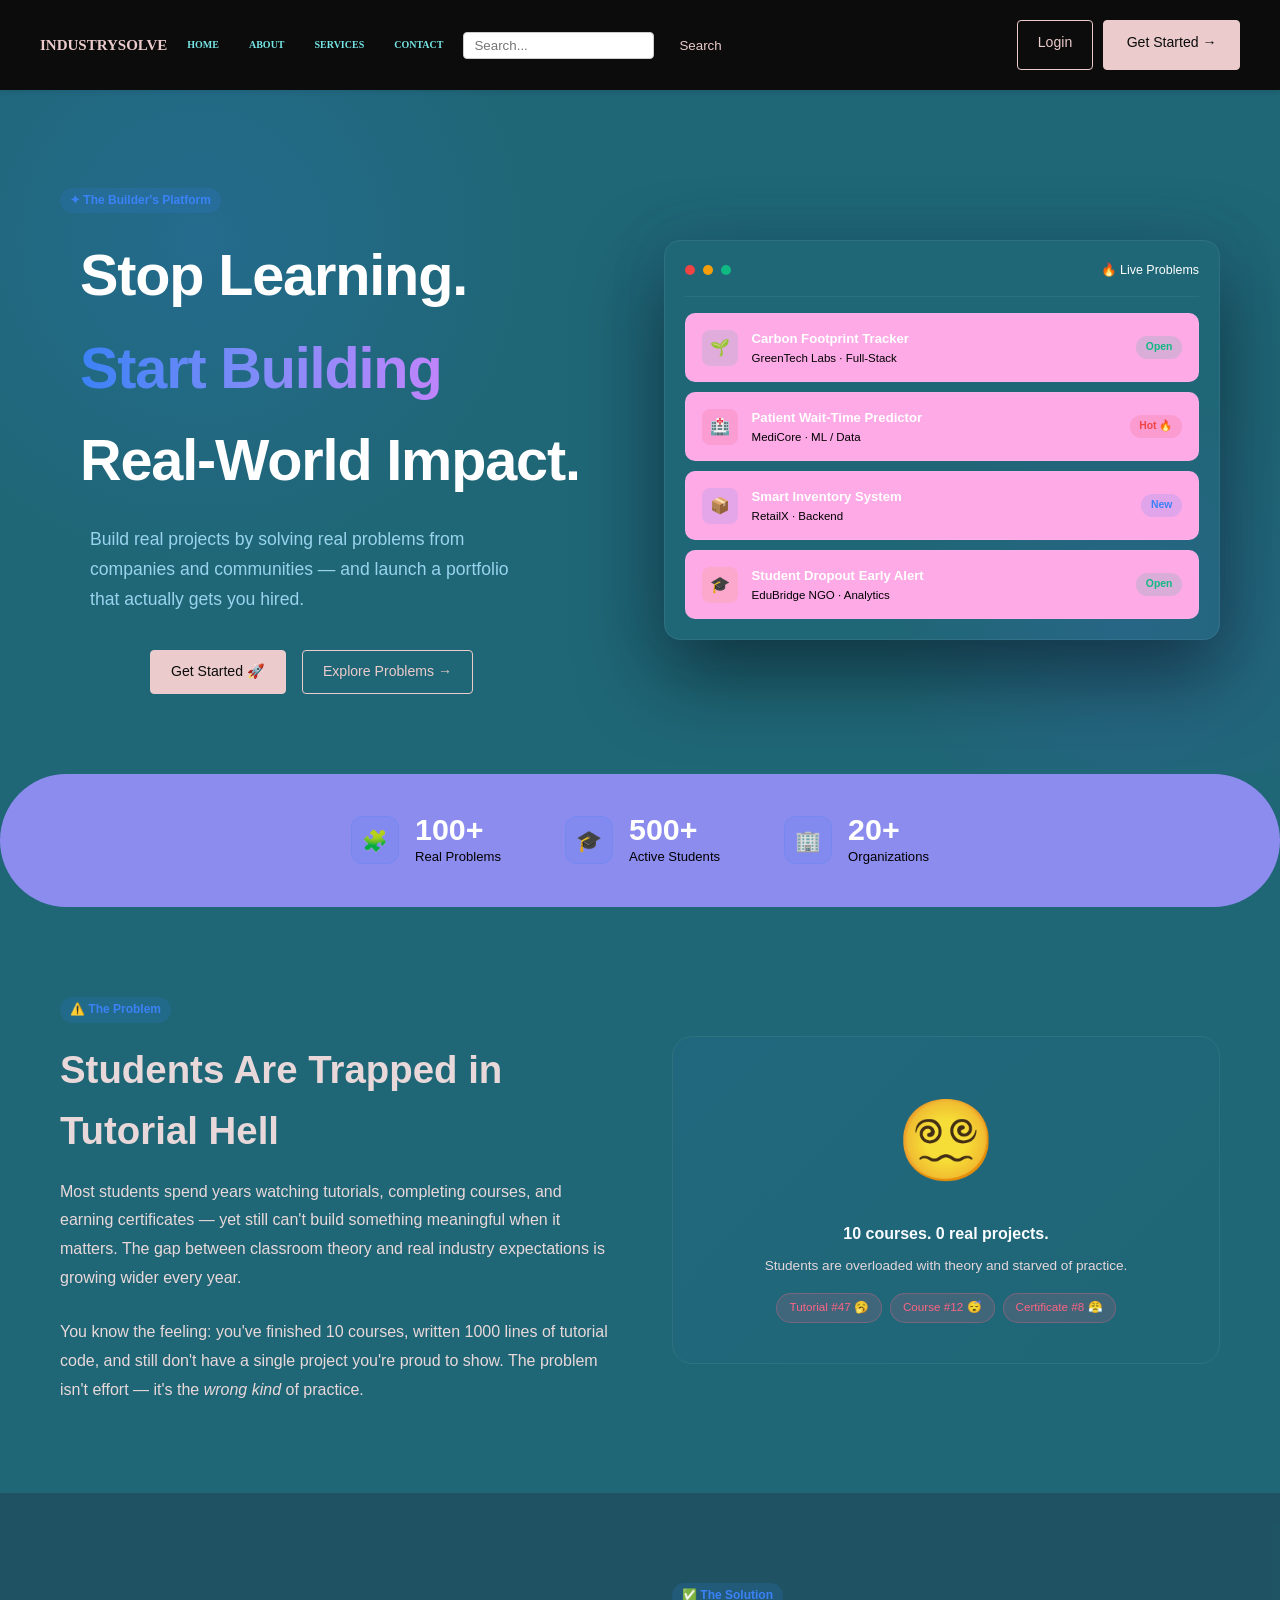
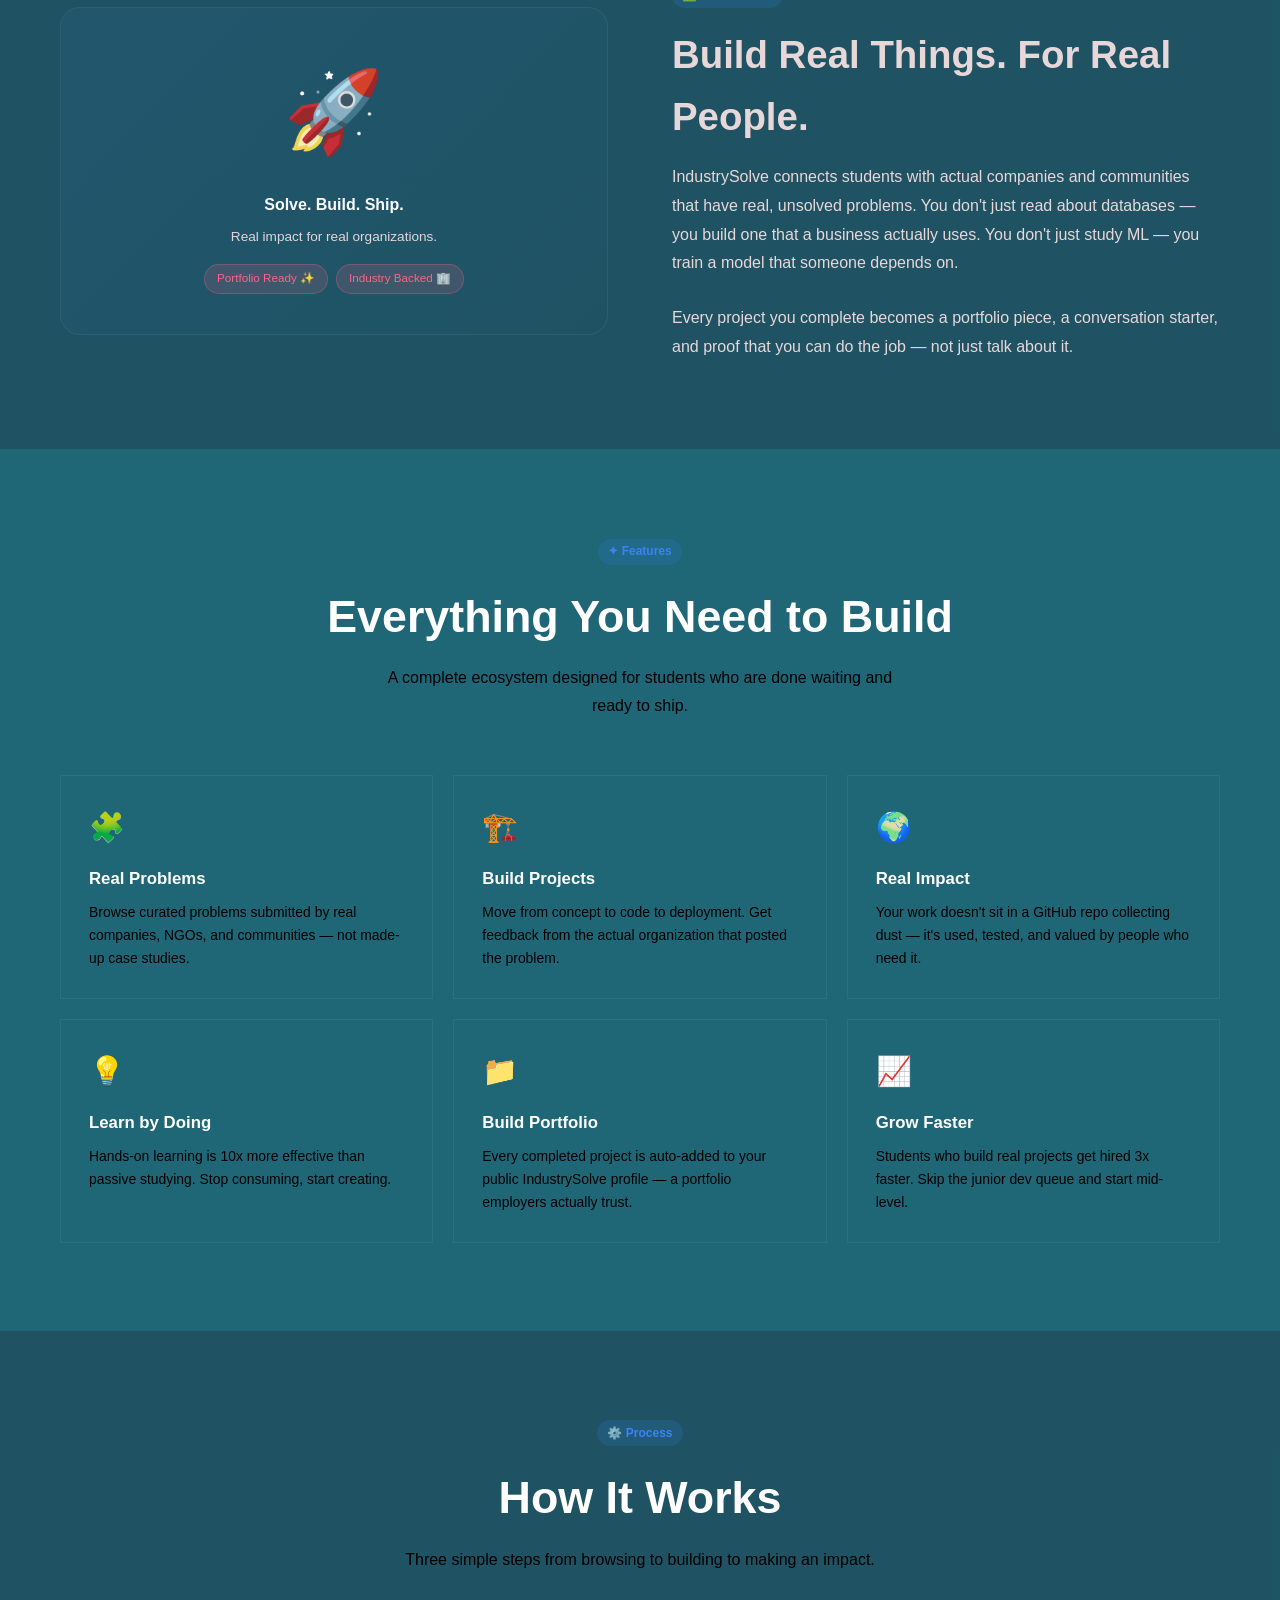
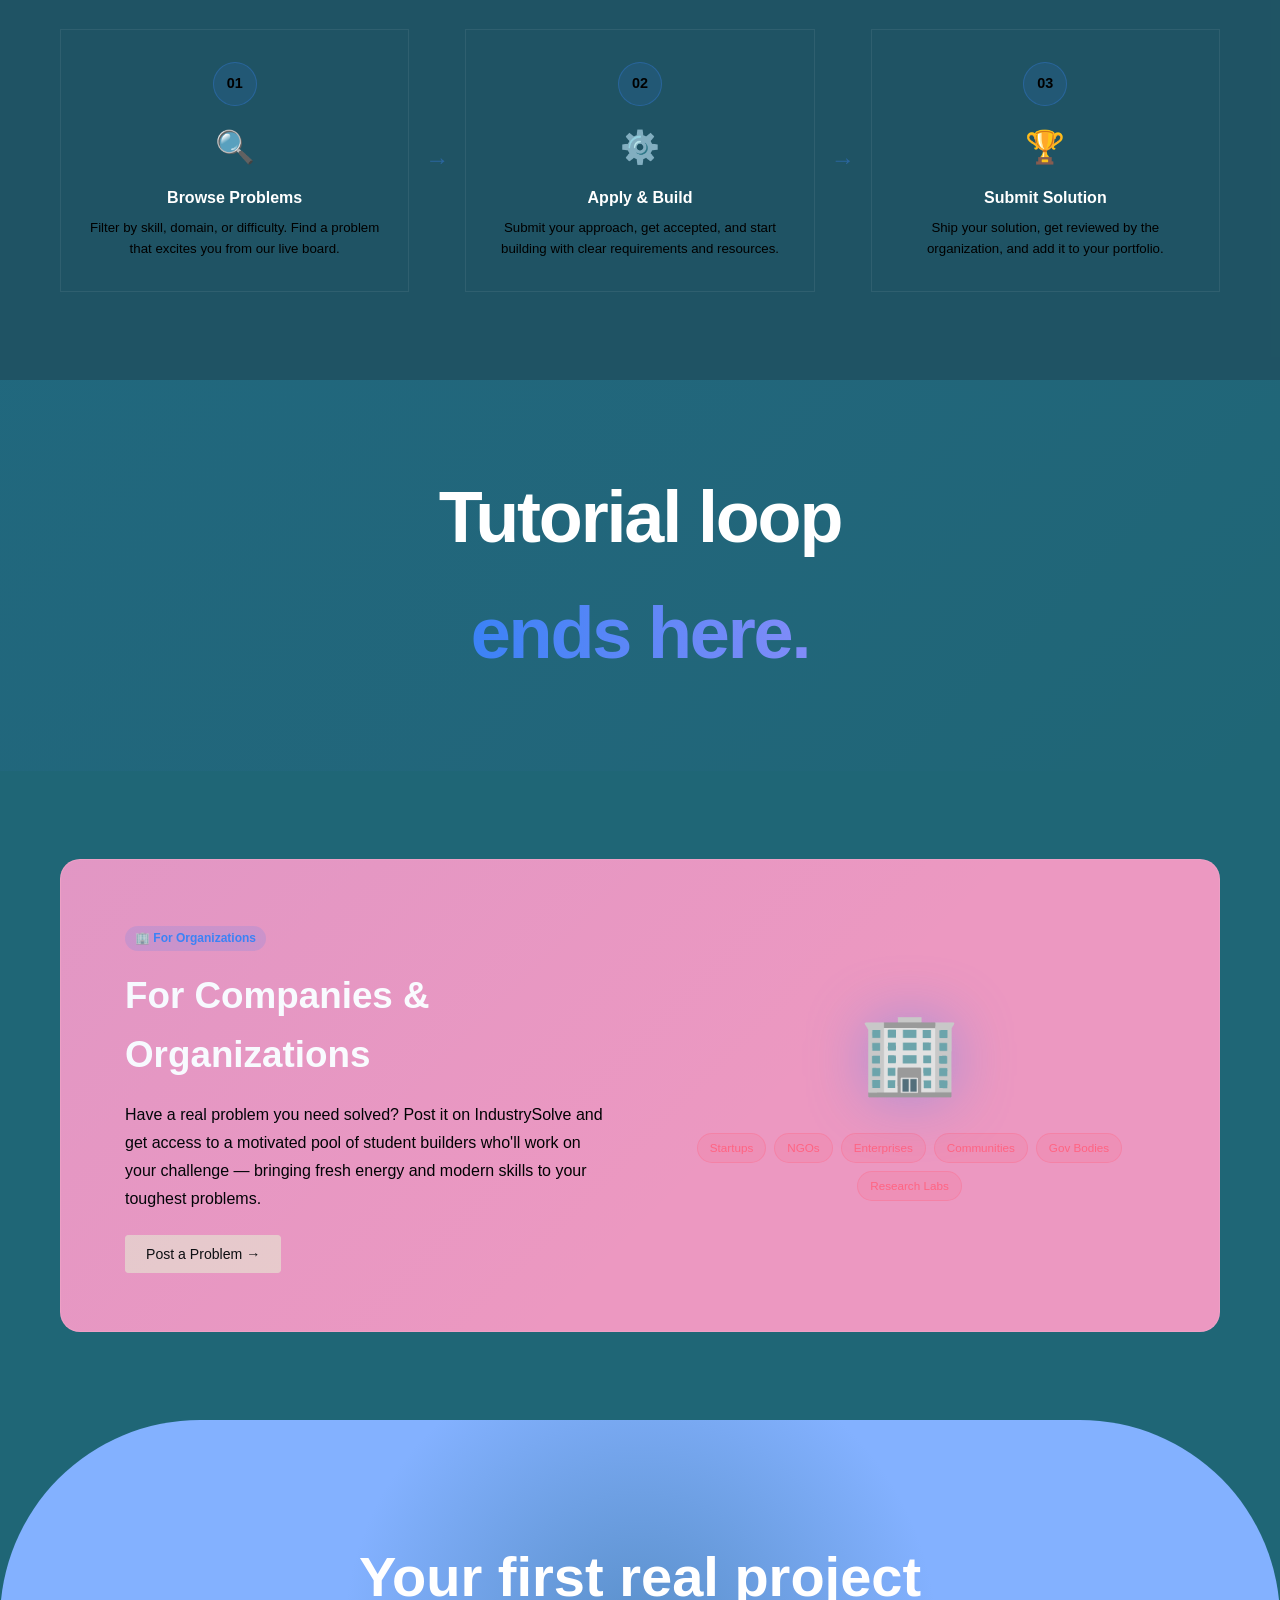
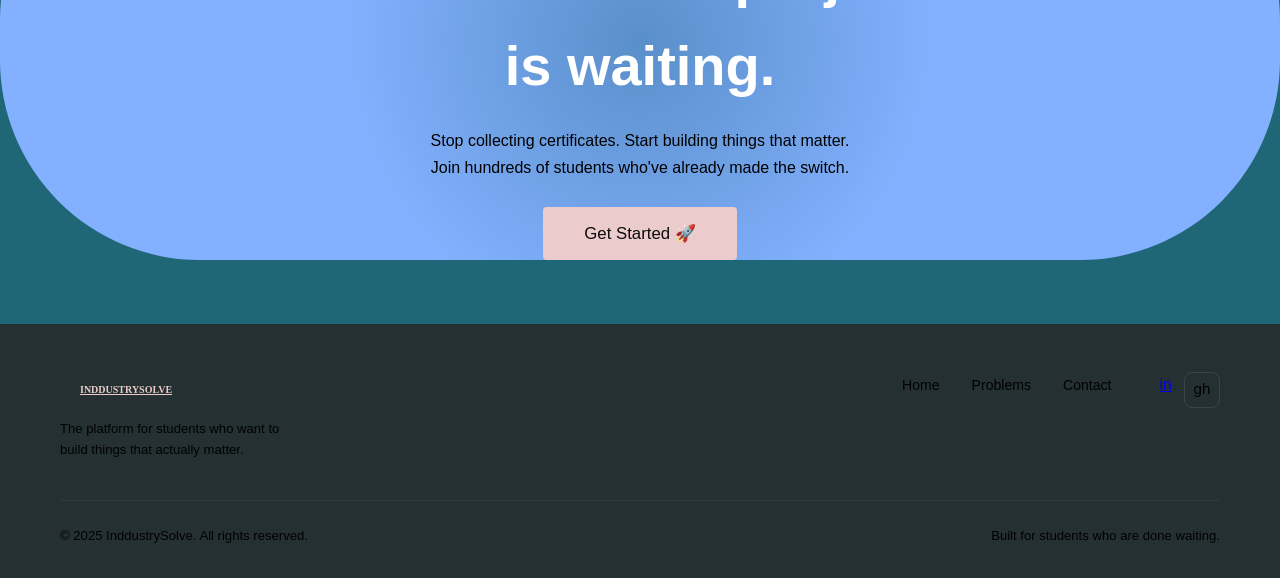
<file: index.html>
<!DOCTYPE html>
<html lang="en">
<head>
    <meta charset="UTF-8">
    <meta name="viewport" content="width=device-width, initial-scale=1.0">
    <title>INDUSTRYSOLVE</title>
    <link rel="stylesheet" href="style.css">
</head>
<body>
    <!-- navbar -->
    <nav>
        <div class="logo">
            <h1>INDUSTRYSOLVE</h1>
           <UL class="items">
                <li><a href="#home">Home</a></li>
                <li><a href="#about">About</a></li>
                <li><a href="#services">Services</a></li>
                <li><a href="#contact">Contact</a></li>

           </UL>
           <div class="search">
                <input type="text" placeholder="Search...">
                <button>Search</button>
            </div>
        </div>
             <div class="nav-right">
      <a href="signin.html" class="btn btn-ghost" style="padding:0.6rem 1.25rem; font-size:0.88rem;">Login</a>
      <a href="signup.html" class="btn btn-primary" style="padding:0.6rem 1.4rem; font-size:0.88rem;">Get Started →</a>
    </div>
    </nav>

    <!-- hero section -->
   <section class="hero">
  <div class="hero-glow"></div>
  <div class="hero-glow2"></div>
  <div class="grid-bg" style="opacity:0.6;"></div>
  <div class="container hero-inner">
    <div class="hero-text">
      <span class="tag">✦ The Builder's Platform</span>
      <h1>Stop Learning.<br><span class="gradient-text">Start Building</span><br>Real-World Impact.</h1>
      <p class="hero-sub">Build real projects by solving real problems from companies and communities — and launch a portfolio that actually gets you hired.</p>
      <div class="hero-ctas">
        <a href="signup.html" class="btn btn-primary">Get Started 🚀</a>               <!--yaha link lagani hai-->
        <a href="signin.html" class="btn btn-ghost">Explore Problems →</a>             <!--yaha link lagani hai-->
      </div>
    </div>
    <div class="hero-visual">
      <div class="mockup">
        <div class="mockup-bar">
          <span class="dot r"></span>
          <span class="dot y"></span>
          <span class="dot g"></span>
          <span class="mockup-title">🔥 Live Problems</span>
        </div>
        <div class="problem-cards">
          <div class="pcard">
            <div class="pcard-icon" style="background:rgba(16,185,129,0.12);">🌱</div>
            <div class="pcard-body">
              <div class="pcard-name">Carbon Footprint Tracker</div>
              <div class="pcard-org">GreenTech Labs · Full-Stack</div>
            </div>
            <span class="pcard-badge badge-open">Open</span>
          </div>
          <div class="pcard">
            <div class="pcard-icon" style="background:rgba(239,68,68,0.12);">🏥</div>
            <div class="pcard-body">
              <div class="pcard-name">Patient Wait-Time Predictor</div>
              <div class="pcard-org">MediCore · ML / Data</div>
            </div>
            <span class="pcard-badge badge-hot">Hot 🔥</span>
          </div>
          <div class="pcard">
            <div class="pcard-icon" style="background:rgba(59,130,246,0.12);">📦</div>
            <div class="pcard-body">
              <div class="pcard-name">Smart Inventory System</div>
              <div class="pcard-org">RetailX · Backend</div>
            </div>
            <span class="pcard-badge badge-new">New</span>
          </div>
          <div class="pcard">
            <div class="pcard-icon" style="background:rgba(245,158,11,0.12);">🎓</div>
            <div class="pcard-body">
              <div class="pcard-name">Student Dropout Early Alert</div>
              <div class="pcard-org">EduBridge NGO · Analytics</div>
            </div>
            <span class="pcard-badge badge-open">Open</span>
          </div>
        </div>
      </div>
    </div>
  </div>
</section>

<!--    stats    -->
 <div class="stats">
  <div class="container stats-inner">
    <div class="stat-item fade-up">
      <div class="stat-icon">🧩</div>
      <div>
        <div class="stat-num">100+</div>
        <div class="stat-label">Real Problems</div>
      </div>
    </div>
    <div class="stat-item fade-up">
      <div class="stat-icon">🎓</div>
      <div>
        <div class="stat-num">500+</div>
        <div class="stat-label">Active Students</div>
      </div>
    </div>
    <div class="stat-item fade-up">
      <div class="stat-icon">🏢</div>
      <div>
        <div class="stat-num">20+</div>
        <div class="stat-label">Organizations</div>
      </div>
    </div>
  </div>
</div>

<!-- PROBLEM  -->
<section class="problem">
  <div class="container">
    <div class="two-col">
      <div class="col-text fade-up">
        <span class="tag">⚠️ The Problem</span>
        <h2>Students Are Trapped in Tutorial Hell</h2>
        <p>Most students spend years watching tutorials, completing courses, and earning certificates — yet still can't build something meaningful when it matters. The gap between classroom theory and real industry expectations is growing wider every year.</p>
        <br>
        <p style="color:#f5e0e0ef; line-height:1.8;">You know the feeling: you've finished 10 courses, written 1000 lines of tutorial code, and still don't have a single project you're proud to show. The problem isn't effort — it's the <em style="color:#f5e0e0ef;">wrong kind</em> of practice.</p>
      </div>
      <div class="col-visual fade-up">
        <div class="big-emoji">😵‍💫</div>
        <div class="col-visual-label">
          <strong style="color:#fff; display:block; font-size:1rem; margin-bottom:0.5rem;">10 courses. 0 real projects.</strong>
          Students are overloaded with theory and starved of practice.
        </div>
        <div style="display:flex; gap:0.5rem; margin-top:1rem; flex-wrap:wrap; justify-content:center;">
          <span class="org-tag">Tutorial #47 🥱</span>
          <span class="org-tag">Course #12 😴</span>
          <span class="org-tag">Certificate #8 😤</span>
        </div>
      </div>
    </div>
  </div>
</section>
 
<!-- ═══════════════════════════════ SOLUTION ═══════════════════════════════ -->
<section class="solution" style="background:rgba(30,41,59,0.3);">
  <div class="container">
    <div class="two-col reverse">
      <div class="col-text fade-up">
        <span class="tag">✅ The Solution</span>
        <h2>Build Real Things. For Real People.</h2>
        <p>IndustrySolve connects students with actual companies and communities that have real, unsolved problems. You don't just read about databases — you build one that a business actually uses. You don't just study ML — you train a model that someone depends on.</p>
        <br>
        <p style="color:#f5e0e0ef; line-height:1.8;">Every project you complete becomes a portfolio piece, a conversation starter, and proof that you can do the job — not just talk about it.</p>
      </div>
      <div class="col-visual fade-up">
        <div class="big-emoji">🚀</div>
        <div class="col-visual-label">
          <strong style="color:white; display:block; font-size:1rem; margin-bottom:0.5rem;">Solve. Build. Ship.</strong>
          Real impact for real organizations.
        </div>
        <div style="display:flex; gap:0.5rem; margin-top:1rem; flex-wrap:wrap; justify-content:center;">
          <span class="org-tag">Portfolio Ready ✨</span>
          <span class="org-tag">Industry Backed 🏢</span>
        </div>
      </div>
    </div>
  </div>
</section>

<!-- ═══════════════════════════════ FEATURES ═══════════════════════════════ -->
<section>
  <div class="container">
    <div class="section-header fade-up">
      <span class="tag">✦ Features</span>
      <h2>Everything You Need to Build</h2>
      <p>A complete ecosystem designed for students who are done waiting and ready to ship.</p>
    </div>
    <div class="features-grid">
      <div class="feature-card fade-up">
        <span class="feature-icon">🧩</span>
        <h3>Real Problems</h3>
        <p>Browse curated problems submitted by real companies, NGOs, and communities — not made-up case studies.</p>
      </div>
      <div class="feature-card fade-up">
        <span class="feature-icon">🏗️</span>
        <h3>Build Projects</h3>
        <p>Move from concept to code to deployment. Get feedback from the actual organization that posted the problem.</p>
      </div>
      <div class="feature-card fade-up">
        <span class="feature-icon">🌍</span>
        <h3>Real Impact</h3>
        <p>Your work doesn't sit in a GitHub repo collecting dust — it's used, tested, and valued by people who need it.</p>
      </div>
      <div class="feature-card fade-up">
        <span class="feature-icon">💡</span>
        <h3>Learn by Doing</h3>
        <p>Hands-on learning is 10x more effective than passive studying. Stop consuming, start creating.</p>
      </div>
      <div class="feature-card fade-up">
        <span class="feature-icon">📁</span>
        <h3>Build Portfolio</h3>
        <p>Every completed project is auto-added to your public IndustrySolve profile — a portfolio employers actually trust.</p>
      </div>
      <div class="feature-card fade-up">
        <span class="feature-icon">📈</span>
        <h3>Grow Faster</h3>
        <p>Students who build real projects get hired 3x faster. Skip the junior dev queue and start mid-level.</p>
      </div>
    </div>
  </div>
</section>
 
<!-- ═══════════════════════════════ HOW IT WORKS ═══════════════════════════════ -->
<section style="background:rgba(30,41,59,0.3);">
  <div class="container">
    <div class="section-header fade-up">
      <span class="tag">⚙️ Process</span>
      <h2>How It Works</h2>
      <p>Three simple steps from browsing to building to making an impact.</p>
    </div>
    <div class="steps">
      <div class="step fade-up">
        <div class="step-num">01</div>
        <div class="step-icon">🔍</div>
        <h3>Browse Problems</h3>
        <p>Filter by skill, domain, or difficulty. Find a problem that excites you from our live board.</p>
      </div>
      <div class="step-arrow">→</div>
      <div class="step fade-up">
        <div class="step-num">02</div>
        <div class="step-icon">⚙️</div>
        <h3>Apply & Build</h3>
        <p>Submit your approach, get accepted, and start building with clear requirements and resources.</p>
      </div>
      <div class="step-arrow">→</div>
      <div class="step fade-up">
        <div class="step-num">03</div>
        <div class="step-icon">🏆</div>
        <h3>Submit Solution</h3>
        <p>Ship your solution, get reviewed by the organization, and add it to your portfolio.</p>
      </div>
    </div>
  </div>
</section>
 
<!-- ═══════════════════════════════ BREAK ═══════════════════════════════ -->
<section class="break-section">
  <div class="container">
    <h2 class="fade-up">Tutorial loop<br><span>ends here.</span></h2>
  </div>
</section>
 <!-- ═══════════════════════════════ FOR ORGS ═══════════════════════════════ -->
<section>
  <div class="container">
    <div class="org-card fade-up">
      <div>
        <span class="tag">🏢 For Organizations</span>
        <h2>For Companies &amp; Organizations</h2>
        <p>Have a real problem you need solved? Post it on IndustrySolve and get access to a motivated pool of student builders who'll work on your challenge — bringing fresh energy and modern skills to your toughest problems.</p>
        <a href="signin.html" class="btn btn-primary">Post a Problem →</a>
      </div>
      <div class="org-visual">
        <div class="org-big-icon">🏢</div>
        <div class="org-tags">
          <span class="org-tag">Startups</span>
          <span class="org-tag">NGOs</span>
          <span class="org-tag">Enterprises</span>
          <span class="org-tag">Communities</span>
          <span class="org-tag">Gov Bodies</span>
          <span class="org-tag">Research Labs</span>
        </div>
      </div>
    </div>
  </div>
</section>
 <!-- cta -->
  <section class="final-cta">
  <div class="grid-bg"></div>
  <div class="container">
    <h2 class="fade-up">Your first real project<br>is waiting.</h2>
    <p class="fade-up">Stop collecting certificates. Start building things that matter. Join hundreds of students who've already made the switch.</p>
    <a href="signup.html" class="btn btn-primary fade-up">Get Started 🚀</a>
  </div>
</section>
<!-- footer -->
 <footer>
  <div class="container">
    <div class="footer-inner">
      <div>
        <a href="#" class="logo" style="margin-bottom:0.75rem; display:inline-flex;">
          <span class="logo-dot"></span>
          InddustrySolve
        </a>
        <p style="font-size:0.82rem; color:var(--muted); margin-top:0.5rem; max-width:240px;">The platform for students who want to build things that actually matter.</p>
      </div>
      <ul class="footer-links">
        <li><a href="#">Home</a></li>
        <li><a href="#">Problems</a></li>
        <li><a href="#">Contact</a></li>
      </ul>
      <div class="social-icons">
        <a href="#" class="social-ico
        <a href="#" class="social-icon">in</a>
        <a href="#" class="social-icon">gh</a>
      </div>
    </div>
    <div class="footer-bottom">
      <p>© 2025 InddustrySolve. All rights reserved.</p>
      <span class="footer-tagline">Built for students who are done waiting.</span>
    </div>
  </div>
</footer>
</file>
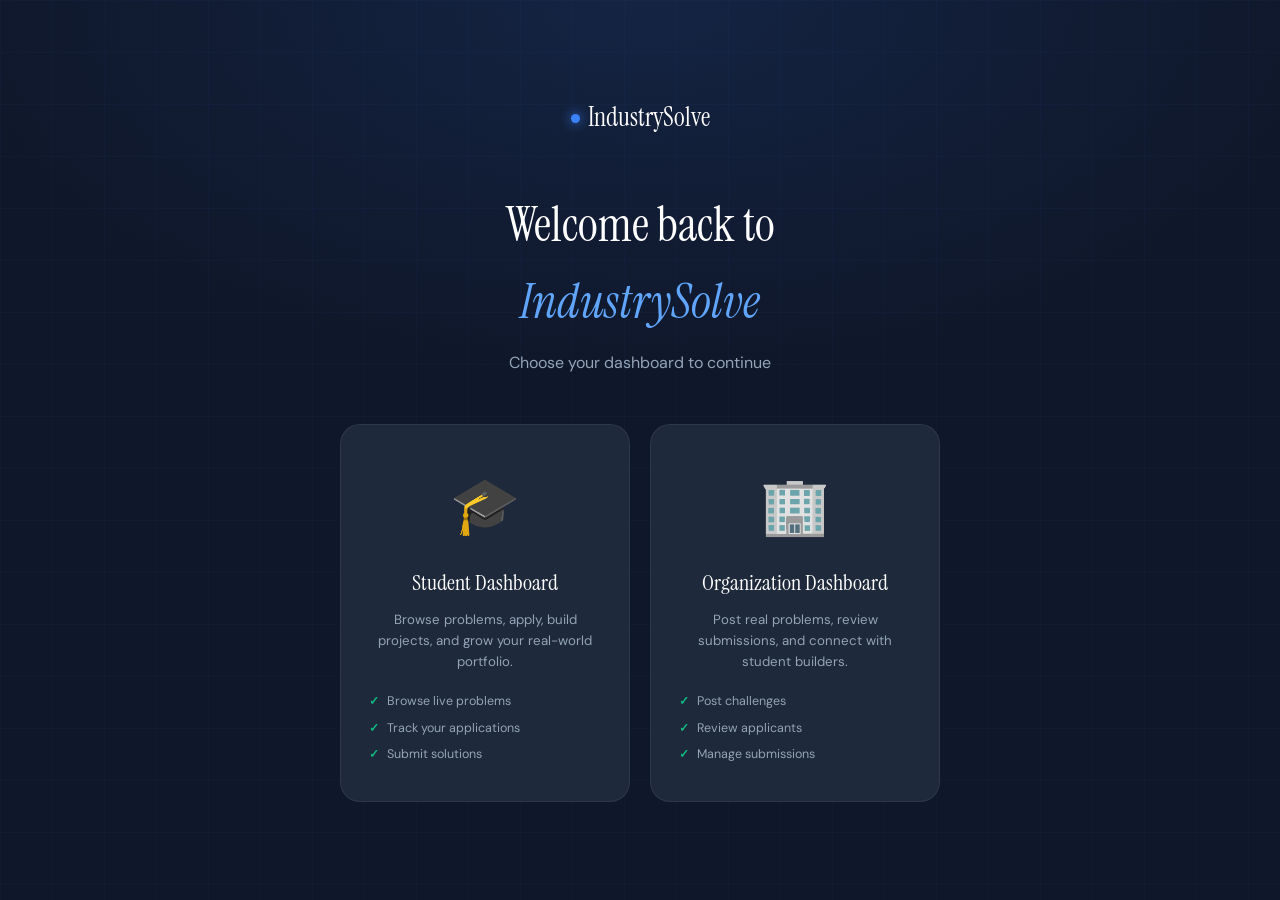
<file: problem.html>
<!DOCTYPE html>
<html lang="en">
<head>
    <meta charset="UTF-8">
    <meta name="viewport" content="width=device-width, initial-scale=1.0">
    <title>Document</title>

</head>
<body>
<!DOCTYPE html>
<html lang="en">
<head>
<meta charset="UTF-8"/>
<meta name="viewport" content="width=device-width, initial-scale=1.0"/>
<title>Industrysolve — Dashboard</title>
<link href="https://fonts.googleapis.com/css2?family=DM+Sans:ital,opsz,wght@0,9..40,300;0,9..40,400;0,9..40,500;0,9..40,600;0,9..40,700;1,9..40,400&family=Instrument+Serif:ital@0;1&display=swap" rel="stylesheet"/>
<link rel="stylesheet" href="problem.css"/>
<script src="config.js"></script>
<script src="api.js"></script>
</head>
<body>
 
<!-- ═══════════ ROLE SELECTOR ═══════════ -->
<div id="roleSelector">
  <div class="rs-logo"><span class="dot"></span> IndustrySolve</div>
  <h1 class="rs-title">Welcome back to<br><em>IndustrySolve</em></h1>
  <p class="rs-sub">Choose your dashboard to continue</p>
  <div class="rs-cards">
    <div class="rs-card" onclick="launchApp('student')">
      <span class="rs-icon">🎓</span>
      <h3>Student Dashboard</h3>
      <p>Browse problems, apply, build projects, and grow your real-world portfolio.</p>
      <div class="rs-card-perks">
        <span class="rs-perk">Browse live problems</span>
        <span class="rs-perk">Track your applications</span>
        <span class="rs-perk">Submit solutions</span>
      </div>
    </div>
    <div class="rs-card" onclick="launchApp('org')">
      <span class="rs-icon">🏢</span>
      <h3>Organization Dashboard</h3>
      <p>Post real problems, review submissions, and connect with student builders.</p>
      <div class="rs-card-perks">
        <span class="rs-perk">Post challenges</span>
        <span class="rs-perk">Review applicants</span>
        <span class="rs-perk">Manage submissions</span>
      </div>
    </div>
  </div>
</div>
 
<!-- ═══════════ APP SHELL ═══════════ -->
<div id="appShell">
 
  <!-- SIDEBAR -->
  <aside class="sidebar">
    <div class="sidebar-logo">
      <span class="logo-dot"></span>
      <span class="sidebar-logo-text">IndustrySolve</span>
    </div>
    <div class="sidebar-user">
      <div class="user-avatar" id="sidebarAvatar">R</div>
      <div>
        <div class="user-name" id="sidebarName">Rahul Sharma</div>
        <div class="user-role" id="sidebarRoleLabel">Student</div>
      </div>
      <span class="user-badge badge-student" id="sidebarBadge">Student</span>
    </div>
    <nav class="sidebar-nav" id="sidebarNav">
      <!-- Injected by JS -->
    </nav>
    <div class="sidebar-bottom">
      <div class="nav-item logout" onclick="exitApp()">
        <span class="nav-icon">⬅</span>
        <span>Switch Role</span>
      </div>
    </div>
  </aside>
 
  <!-- MAIN -->
  <div class="main-area">
    <!-- TOPBAR -->
    <header class="topbar">
      <div>
        <div class="topbar-title" id="topbarTitle">Dashboard</div>
        <div class="topbar-breadcrumb" id="topbarBreadcrumb">Overview</div>
      </div>
      <div class="topbar-search">
        <span class="search-icon">🔍</span>
        <input type="text" placeholder="Search problems, organizations…" id="searchInput" oninput="handleSearch(this.value)"/>
      </div>
      <div class="topbar-actions">
        <button class="topbar-btn"><span>🔔</span><span class="notif-dot"></span></button>
        <button class="topbar-btn">⚙</button>
      </div>
    </header>
 
    <!-- PAGE AREA -->
    <div class="page-area" id="pageArea">
 
      <!-- ══════ STUDENT PAGES ══════ -->
 
      <!-- S: Dashboard -->
      <div class="page" id="page-s-dashboard">
        <div class="stats-row">
          <div class="stat-card" style="--accent-color:var(--accent);--icon-bg:rgba(59,130,246,0.12)">
            <div class="stat-icon-wrap">🧩</div>
            <div><div class="stat-val">12</div><div class="stat-label">Problems Available</div><div class="stat-change stat-up">↑ 3 new today</div></div>
          </div>
          <div class="stat-card" style="--accent-color:var(--warning);--icon-bg:rgba(245,158,11,0.12)">
            <div class="stat-icon-wrap">📋</div>
            <div><div class="stat-val">4</div><div class="stat-label">My Applications</div><div class="stat-change stat-info">2 pending review</div></div>
          </div>
          <div class="stat-card" style="--accent-color:var(--success);--icon-bg:rgba(16,185,129,0.12)">
            <div class="stat-icon-wrap">✅</div>
            <div><div class="stat-val">2</div><div class="stat-label">Submitted</div><div class="stat-change stat-up">↑ 1 reviewed</div></div>
          </div>
          <div class="stat-card" style="--accent-color:var(--purple);--icon-bg:rgba(139,92,246,0.12)">
            <div class="stat-icon-wrap">🏆</div>
            <div><div class="stat-val">1</div><div class="stat-label">Portfolio Items</div><div class="stat-change stat-info">Keep building!</div></div>
          </div>
        </div>
 
        <div class="dash-grid">
          <div>
            <div class="sec-header">
              <span class="sec-title">Recent Problems</span>
              <button class="sec-action" onclick="navigate('s-browse')">View all →</button>
            </div>
            <div class="problems-grid" style="grid-template-columns:1fr 1fr;">
              <div class="problem-card" onclick="openProblemDetail('p1')">
                <div class="pc-top">
                  <div class="pc-badges"><span class="badge badge-easy">Easy</span><span class="badge badge-new">✦ New</span></div>
                </div>
                <div class="pc-org"><div class="org-avatar" style="background:rgba(16,185,129,0.15)">🌱</div>GreenTech Labs</div>
                <div class="pc-title">Carbon Footprint Tracker</div>
                <div class="pc-desc">Build a web app to track and visualize carbon emissions for small businesses...</div>
                <div class="pc-footer">
                  <span class="pc-deadline">🕐 12 days left</span>
                  <button class="btn btn-primary btn-sm" onclick="event.stopPropagation();openProblemDetail('p1')">View Details</button>
                </div>
              </div>
              <div class="problem-card" onclick="openProblemDetail('p2')">
                <div class="pc-top">
                  <div class="pc-badges"><span class="badge badge-medium">Medium</span><span class="badge badge-hot">🔥 Hot</span></div>
                </div>
                <div class="pc-org"><div class="org-avatar" style="background:rgba(239,68,68,0.15)">🏥</div>MediCore</div>
                <div class="pc-title">Patient Wait-Time Predictor</div>
                <div class="pc-desc">Train an ML model to predict hospital wait times using historical patient data...</div>
                <div class="pc-footer">
                  <span class="pc-deadline">🕐 5 days left</span>
                  <button class="btn btn-primary btn-sm" onclick="event.stopPropagation();openProblemDetail('p2')">View Details</button>
                </div>
              </div>
            </div>
          </div>
          <div>
            <div class="sec-header"><span class="sec-title">Recent Activity</span></div>
            <div class="card" style="padding:1.25rem;">
              <div class="activity-list">
                <div class="activity-item">
                  <div class="act-icon" style="background:rgba(59,130,246,0.12)">📋</div>
                  <div class="act-text"><strong>Applied</strong> to Carbon Footprint Tracker</div>
                  <div class="act-time">2h ago</div>
                </div>
                <div class="activity-item">
                  <div class="act-icon" style="background:rgba(16,185,129,0.12)">✅</div>
                  <div class="act-text"><strong>Submitted</strong> solution for Inventory System</div>
                  <div class="act-time">1d ago</div>
                </div>
                <div class="activity-item">
                  <div class="act-icon" style="background:rgba(245,158,11,0.12)">🔍</div>
                  <div class="act-text"><strong>Viewed</strong> Patient Wait-Time Predictor</div>
                  <div class="act-time">2d ago</div>
                </div>
                <div class="activity-item">
                  <div class="act-icon" style="background:rgba(139,92,246,0.12)">🏆</div>
                  <div class="act-text">Solution <strong>approved</strong> by EduBridge NGO</div>
                  <div class="act-time">5d ago</div>
                </div>
              </div>
            </div>
          </div>
        </div>
      </div>
 
      <!-- S: Browse Problems -->
      <div class="page" id="page-s-browse">
        <div class="page-header">
          <h2>Browse Problems</h2>
          <p>Find real-world challenges from companies and organizations</p>
        </div>
        <div class="filter-bar">
          <button class="filter-btn active">All</button>
          <button class="filter-btn">Easy</button>
          <button class="filter-btn">Medium</button>
          <button class="filter-btn">Hard</button>
          <button class="filter-btn">Full-Stack</button>
          <button class="filter-btn">ML / Data</button>
          <button class="filter-btn">Backend</button>
        </div>
        <div class="problems-grid" id="problemsGrid">
          <div class="problem-card" onclick="openProblemDetail('p1')">
            <div class="pc-top"><div class="pc-badges"><span class="badge badge-easy">Easy</span><span class="badge badge-new">✦ New</span></div></div>
            <div class="pc-org"><div class="org-avatar" style="background:rgba(16,185,129,0.15)">🌱</div>GreenTech Labs</div>
            <div class="pc-title">Carbon Footprint Tracker</div>
            <div class="pc-desc">Build a web app to track and visualize carbon emissions for small businesses across multiple categories.</div>
            <div class="pc-footer"><span class="pc-deadline">🕐 12 days left</span><button class="btn btn-primary btn-sm" onclick="event.stopPropagation();openProblemDetail('p1')">View Details</button></div>
          </div>
          <div class="problem-card" onclick="openProblemDetail('p2')">
            <div class="pc-top"><div class="pc-badges"><span class="badge badge-medium">Medium</span><span class="badge badge-hot">🔥 Hot</span></div></div>
            <div class="pc-org"><div class="org-avatar" style="background:rgba(239,68,68,0.15)">🏥</div>MediCore</div>
            <div class="pc-title">Patient Wait-Time Predictor</div>
            <div class="pc-desc">Train an ML model to predict hospital wait times using historical patient data and appointment records.</div>
            <div class="pc-footer"><span class="pc-deadline">🕐 5 days left</span><button class="btn btn-primary btn-sm" onclick="event.stopPropagation();openProblemDetail('p2')">View Details</button></div>
          </div>
          <div class="problem-card" onclick="openProblemDetail('p3')">
            <div class="pc-top"><div class="pc-badges"><span class="badge badge-easy">Easy</span></div></div>
            <div class="pc-org"><div class="org-avatar" style="background:rgba(59,130,246,0.15)">📦</div>RetailX</div>
            <div class="pc-title">Smart Inventory System</div>
            <div class="pc-desc">Design a RESTful API for real-time inventory tracking with low-stock alerts and supplier integration.</div>
            <div class="pc-footer"><span class="pc-deadline">🕐 20 days left</span><button class="btn btn-primary btn-sm" onclick="event.stopPropagation();openProblemDetail('p3')">View Details</button></div>
          </div>
          <div class="problem-card" onclick="openProblemDetail('p4')">
            <div class="pc-top"><div class="pc-badges"><span class="badge badge-hard">Hard</span><span class="badge badge-deadline">⏰ Closing</span></div></div>
            <div class="pc-org"><div class="org-avatar" style="background:rgba(245,158,11,0.15)">🎓</div>EduBridge NGO</div>
            <div class="pc-title">Student Dropout Early Alert</div>
            <div class="pc-desc">Build a predictive analytics dashboard that identifies at-risk students based on engagement patterns.</div>
            <div class="pc-footer"><span class="pc-deadline">🕐 3 days left</span><button class="btn btn-primary btn-sm" onclick="event.stopPropagation();openProblemDetail('p4')">View Details</button></div>
          </div>
          <div class="problem-card" onclick="openProblemDetail('p5')">
            <div class="pc-top"><div class="pc-badges"><span class="badge badge-medium">Medium</span><span class="badge badge-new">✦ New</span></div></div>
            <div class="pc-org"><div class="org-avatar" style="background:rgba(139,92,246,0.15)">🚗</div>UrbanMove</div>
            <div class="pc-title">Route Optimization Engine</div>
            <div class="pc-desc">Implement a graph algorithm to optimize delivery routes for a last-mile logistics startup in metro areas.</div>
            <div class="pc-footer"><span class="pc-deadline">🕐 18 days left</span><button class="btn btn-primary btn-sm" onclick="event.stopPropagation();openProblemDetail('p5')">View Details</button></div>
          </div>
          <div class="problem-card" onclick="openProblemDetail('p6')">
            <div class="pc-top"><div class="pc-badges"><span class="badge badge-easy">Easy</span></div></div>
            <div class="pc-org"><div class="org-avatar" style="background:rgba(20,184,166,0.15)">💰</div>FinlitIndia</div>
            <div class="pc-title">Personal Finance Dashboard</div>
            <div class="pc-desc">Create an interactive dashboard that helps users visualize spending habits and set savings goals.</div>
            <div class="pc-footer"><span class="pc-deadline">🕐 25 days left</span><button class="btn btn-primary btn-sm" onclick="event.stopPropagation();openProblemDetail('p6')">View Details</button></div>
          </div>
        </div>
      </div>
 
      <!-- S: Problem Detail -->
      <div class="page" id="page-s-detail">
        <button class="btn btn-ghost btn-sm" onclick="goBack()" style="margin-bottom:1.25rem;">← Back to Problems</button>
        <div class="detail-layout">
          <div class="detail-card">
            <div class="detail-header">
              <div class="detail-org">
                <div class="detail-org-logo" id="detailOrgLogo" style="background:rgba(16,185,129,0.15)">🌱</div>
                <div>
                  <div class="detail-org-name" id="detailOrgName">GreenTech Labs</div>
                  <div class="detail-org-verified">✓ Verified Organization</div>
                </div>
              </div>
              <h1 class="detail-title" id="detailTitle">Carbon Footprint Tracker</h1>
              <div class="detail-badges" id="detailBadges">
                <span class="badge badge-easy">Easy</span>
                <span class="badge badge-new">✦ New</span>
                <span class="badge badge-new">Full-Stack</span>
              </div>
            </div>
            <div class="detail-section">
              <h4>About This Problem</h4>
              <p id="detailDesc">Build a web application that helps small businesses track, visualize, and reduce their carbon footprint across energy usage, transportation, and waste categories. The app should provide actionable insights and monthly reports.</p>
            </div>
            <div class="detail-section">
              <h4>Requirements</h4>
              <ul class="req-list" id="detailReqs">
                <li>User authentication and multi-company support</li>
                <li>Dashboard with real-time emissions visualization (charts)</li>
                <li>Category-based input forms (energy, travel, waste)</li>
                <li>Monthly PDF report generation</li>
                <li>RESTful API backend with a proper database schema</li>
              </ul>
            </div>
            <div class="detail-section">
              <h4>Tech Stack Suggestion</h4>
              <p>React / Vue frontend, Node.js or Django backend, PostgreSQL, Chart.js or D3 for visualizations.</p>
            </div>
          </div>
          <div class="detail-sidebar">
            <div class="sidebar-card">
              <h4>Details</h4>
              <div class="info-row"><span class="label">Difficulty</span><span class="val" id="detailDiff"><span class="badge badge-easy">Easy</span></span></div>
              <div class="info-row"><span class="label">Deadline</span><span class="val deadline-urgent" id="detailDeadline">April 20, 2026</span></div>
              <div class="info-row"><span class="label">Applicants</span><span class="val" id="detailApplicants">14 students</span></div>
              <div class="info-row"><span class="label">Domain</span><span class="val" id="detailDomain">Full-Stack</span></div>
              <div class="info-row"><span class="label">Posted</span><span class="val">March 28, 2026</span></div>
            </div>
            <div class="sidebar-card">
              <h4>Actions</h4>
              <div class="action-buttons">
                <button class="btn btn-primary btn-full" onclick="applyNow()">🚀 Apply Now</button>
                <button class="btn btn-success btn-full" onclick="navigate('s-submission')">📎 Submit Solution</button>
              </div>
            </div>
            <div class="sidebar-card">
              <h4>Organization</h4>
              <p style="font-size:0.82rem;color:var(--text2);line-height:1.65;">GreenTech Labs is a climate-tech startup building tools to help businesses achieve net-zero emissions by 2030.</p>
              <div style="margin-top:0.75rem;display:flex;gap:0.5rem;flex-wrap:wrap;">
                <span class="badge badge-new">🌱 Verified</span>
                <span class="badge badge-new">3 Problems</span>
              </div>
            </div>
          </div>
        </div>
      </div>
 
      <!-- S: My Applications -->
      <div class="page" id="page-s-applications">
        <div class="page-header"><h2>My Applications</h2><p>Track all the problems you've applied to</p></div>
        <div class="filter-bar">
          <button class="filter-btn active">All (4)</button>
          <button class="filter-btn">Applied (2)</button>
          <button class="filter-btn">Submitted (2)</button>
        </div>
        <div class="app-list">
          <div class="app-item">
            <div class="app-org-icon" style="background:rgba(16,185,129,0.12)">🌱</div>
            <div class="app-info">
              <div class="app-title">Carbon Footprint Tracker</div>
              <div class="app-org">GreenTech Labs · Full-Stack</div>
              <div class="app-date">Applied April 2, 2026</div>
            </div>
            <div class="app-actions">
              <span class="badge badge-applied">Applied</span>
              <button class="btn btn-success btn-sm" onclick="navigate('s-submission')">Submit Solution</button>
              <button class="btn btn-ghost btn-sm" onclick="openProblemDetail('p1')">View</button>
            </div>
          </div>
          <div class="app-item">
            <div class="app-org-icon" style="background:rgba(239,68,68,0.12)">🏥</div>
            <div class="app-info">
              <div class="app-title">Patient Wait-Time Predictor</div>
              <div class="app-org">MediCore · ML / Data Science</div>
              <div class="app-date">Applied March 28, 2026</div>
            </div>
            <div class="app-actions">
              <span class="badge badge-applied">Applied</span>
              <button class="btn btn-success btn-sm" onclick="navigate('s-submission')">Submit Solution</button>
              <button class="btn btn-ghost btn-sm" onclick="openProblemDetail('p2')">View</button>
            </div>
          </div>
          <div class="app-item">
            <div class="app-org-icon" style="background:rgba(59,130,246,0.12)">📦</div>
            <div class="app-info">
              <div class="app-title">Smart Inventory System</div>
              <div class="app-org">RetailX · Backend</div>
              <div class="app-date">Applied March 15, 2026</div>
            </div>
            <div class="app-actions">
              <span class="badge badge-submitted">Submitted</span>
              <button class="btn btn-ghost btn-sm" onclick="navigate('s-submission')">View Submission</button>
              <button class="btn btn-ghost btn-sm" onclick="openProblemDetail('p3')">View</button>
            </div>
          </div>
          <div class="app-item">
            <div class="app-org-icon" style="background:rgba(245,158,11,0.12)">🎓</div>
            <div class="app-info">
              <div class="app-title">Student Dropout Early Alert</div>
              <div class="app-org">EduBridge NGO · Analytics</div>
              <div class="app-date">Applied March 10, 2026</div>
            </div>
            <div class="app-actions">
              <span class="badge badge-submitted">Submitted ✓</span>
              <button class="btn btn-ghost btn-sm" onclick="navigate('s-submission')">View Submission</button>
              <button class="btn btn-ghost btn-sm" onclick="openProblemDetail('p4')">View</button>
            </div>
          </div>
        </div>
      </div>
 
      <!-- S: Submissions -->
      <div class="page" id="page-s-submission">
        <button class="btn btn-ghost btn-sm" onclick="goBackToApps()" style="margin-bottom:1.25rem;">← Back to Applications</button>
        <div class="success-banner" id="submissionBanner">
          <span class="icon">✅</span>
          <p>Your solution has been submitted successfully! The organization will review it shortly.</p>
        </div>
        <div class="submission-layout">
          <div>
            <div class="card" style="padding:2rem; margin-bottom:1.25rem;">
              <h3 style="font-family:'Instrument Serif',serif;font-size:1.2rem;color:#fff;margin-bottom:0.35rem;font-weight:400;">Submit Your Solution</h3>
              <p style="font-size:0.83rem;color:var(--text2);margin-bottom:1.75rem;">For: <strong style="color:var(--text);">Carbon Footprint Tracker</strong> — GreenTech Labs</p>
 
              <div class="form-group">
                <label>GitHub / Project Link *</label>
                <input type="url" class="form-input" id="githubLink" placeholder="https://github.com/yourusername/project"/>
              </div>
              <div class="form-group">
                <label>Live Demo URL <span style="color:var(--text3);font-weight:400;">(optional)</span></label>
                <input type="url" class="form-input" placeholder="https://your-demo.vercel.app"/>
              </div>
              <div class="form-group">
                <label>Project Description</label>
                <textarea class="form-input" placeholder="Briefly describe your approach, tech stack used, and any challenges you overcame..."></textarea>
              </div>
              <div class="form-group">
                <label>Short Video Walkthrough <span style="color:var(--text3);font-weight:400;">(optional)</span></label>
                <input type="url" class="form-input" placeholder="https://loom.com/share/..."/>
              </div>
              <button class="btn btn-primary" onclick="submitSolution()" style="margin-top:0.5rem;">📎 Submit Solution</button>
            </div>
          </div>
          <div>
            <div class="status-card" style="margin-bottom:1rem;">
              <h4 style="font-size:0.78rem;font-weight:600;letter-spacing:0.08em;text-transform:uppercase;color:var(--text3);margin-bottom:0.75rem;">Submission Status</h4>
              <div class="status-item">
                <div class="status-dot dot-success"></div>
                <div><div class="status-label">Application Accepted</div><div class="status-time">March 28 · Approved</div></div>
              </div>
              <div class="status-item">
                <div class="status-dot dot-pending"></div>
                <div><div class="status-label">Solution Submitted</div><div class="status-time">Waiting for your submission</div></div>
              </div>
              <div class="status-item">
                <div class="status-dot dot-idle"></div>
                <div><div class="status-label">Under Review</div><div class="status-time">—</div></div>
              </div>
              <div class="status-item">
                <div class="status-dot dot-idle"></div>
                <div><div class="status-label">Final Decision</div><div class="status-time">—</div></div>
              </div>
            </div>
            <div class="card" style="padding:1.25rem;">
              <h4 style="font-size:0.78rem;font-weight:600;letter-spacing:0.08em;text-transform:uppercase;color:var(--text3);margin-bottom:0.85rem;">Deadline</h4>
              <div style="font-size:1.2rem;font-family:'Instrument Serif',serif;color:var(--warning);margin-bottom:0.35rem;">April 20, 2026</div>
              <div style="font-size:0.78rem;color:var(--text3);">12 days remaining</div>
            </div>
          </div>
        </div>
      </div>
 
      <!-- ══════ ORG PAGES ══════ -->
 
      <!-- O: Dashboard -->
      <div class="page" id="page-o-dashboard">
        <div class="stats-row">
          <div class="stat-card" style="--accent-color:var(--purple);--icon-bg:rgba(139,92,246,0.12)">
            <div class="stat-icon-wrap">📋</div>
            <div><div class="stat-val">5</div><div class="stat-label">Problems Posted</div><div class="stat-change stat-up">↑ 1 this week</div></div>
          </div>
          <div class="stat-card" style="--accent-color:var(--accent);--icon-bg:rgba(59,130,246,0.12)">
            <div class="stat-icon-wrap">👥</div>
            <div><div class="stat-val">38</div><div class="stat-label">Total Applicants</div><div class="stat-change stat-up">↑ 7 this week</div></div>
          </div>
          <div class="stat-card" style="--accent-color:var(--success);--icon-bg:rgba(16,185,129,0.12)">
            <div class="stat-icon-wrap">✅</div>
            <div><div class="stat-val">12</div><div class="stat-label">Solutions Received</div><div class="stat-change stat-info">3 under review</div></div>
          </div>
          <div class="stat-card" style="--accent-color:var(--warning);--icon-bg:rgba(245,158,11,0.12)">
            <div class="stat-icon-wrap">⏰</div>
            <div><div class="stat-val">2</div><div class="stat-label">Closing Soon</div><div class="stat-change stat-info">Within 7 days</div></div>
          </div>
        </div>
 
        <div class="dash-grid">
          <div>
            <div class="sec-header">
              <span class="sec-title">Active Problems</span>
              <button class="sec-action" onclick="navigate('o-problems')">View all →</button>
            </div>
            <div class="my-problems-list">
              <div class="mp-item">
                <div class="mp-icon" style="background:rgba(16,185,129,0.12)">🌱</div>
                <div class="mp-info">
                  <div class="mp-title">Carbon Footprint Tracker</div>
                  <div class="mp-meta"><span class="badge badge-easy" style="font-size:0.65rem;">Easy</span><span class="mp-dot"></span><span>14 applicants</span><span class="mp-dot"></span><span>12 days left</span></div>
                </div>
                <div class="mp-actions">
                  <button class="btn btn-ghost btn-sm" onclick="navigate('o-applicants')">View Applicants</button>
                </div>
              </div>
              <div class="mp-item">
                <div class="mp-icon" style="background:rgba(239,68,68,0.12)">🏥</div>
                <div class="mp-info">
                  <div class="mp-title">Patient Wait-Time Predictor</div>
                  <div class="mp-meta"><span class="badge badge-medium" style="font-size:0.65rem;">Medium</span><span class="mp-dot"></span><span>9 applicants</span><span class="mp-dot"></span><span style="color:var(--warning);">5 days left</span></div>
                </div>
                <div class="mp-actions">
                  <button class="btn btn-ghost btn-sm" onclick="navigate('o-applicants')">View Applicants</button>
                </div>
              </div>
            </div>
          </div>
          <div>
            <div class="sec-header"><span class="sec-title">Recent Activity</span></div>
            <div class="card" style="padding:1.25rem;">
              <div class="activity-list">
                <div class="activity-item">
                  <div class="act-icon" style="background:rgba(59,130,246,0.12)">👤</div>
                  <div class="act-text"><strong>Rahul S.</strong> applied to Carbon Footprint Tracker</div>
                  <div class="act-time">1h ago</div>
                </div>
                <div class="activity-item">
                  <div class="act-icon" style="background:rgba(16,185,129,0.12)">📎</div>
                  <div class="act-text"><strong>Priya M.</strong> submitted a solution</div>
                  <div class="act-time">3h ago</div>
                </div>
                <div class="activity-item">
                  <div class="act-icon" style="background:rgba(245,158,11,0.12)">⏰</div>
                  <div class="act-text">Problem <strong>Patient Predictor</strong> closing in 5 days</div>
                  <div class="act-time">Today</div>
                </div>
                <div class="activity-item">
                  <div class="act-icon" style="background:rgba(139,92,246,0.12)">👤</div>
                  <div class="act-text"><strong>Arun K.</strong> applied to Wait-Time Predictor</div>
                  <div class="act-time">Yesterday</div>
                </div>
              </div>
            </div>
          </div>
        </div>
      </div>
 
      <!-- O: Post Problem -->
      <div class="page" id="page-o-post">
        <div class="page-header"><h2>Post a Problem</h2><p>Share a real challenge for students to solve</p></div>
        <div class="success-banner" id="postBanner">
          <span class="icon">✅</span>
          <p>Problem posted successfully! Students can now apply and build solutions.</p>
        </div>
        <div class="post-layout">
          <div class="post-card">
            <div class="form-group">
              <label>Problem Title *</label>
              <input type="text" class="form-input" placeholder="e.g. Carbon Footprint Tracker for Small Businesses"/>
            </div>
            <div class="form-group">
              <label>Full Description *</label>
              <textarea class="form-input" style="min-height:140px;" placeholder="Describe the problem in detail. What needs to be built? What is the context? What will students learn?"></textarea>
            </div>
            <div class="form-group">
              <label>Requirements</label>
              <textarea class="form-input" style="min-height:100px;" placeholder="List specific technical or functional requirements (one per line)&#10;e.g.&#10;- User authentication&#10;- REST API&#10;- Data visualization dashboard"></textarea>
            </div>
            <div class="form-row">
              <div class="form-group">
                <label>Difficulty *</label>
                <select class="form-input">
                  <option disabled selected>Select difficulty</option>
                  <option>Easy</option>
                  <option>Medium</option>
                  <option>Hard</option>
                </select>
              </div>
              <div class="form-group">
                <label>Domain / Category *</label>
                <select class="form-input">
                  <option disabled selected>Select domain</option>
                  <option>Full-Stack</option>
                  <option>Frontend</option>
                  <option>Backend</option>
                  <option>ML / Data Science</option>
                  <option>Mobile</option>
                  <option>DevOps</option>
                  <option>Design</option>
                </select>
              </div>
            </div>
            <div class="form-row">
              <div class="form-group">
                <label>Deadline *</label>
                <input type="date" class="form-input"/>
              </div>
              <div class="form-group">
                <label>Max Applicants <span style="color:var(--text3);font-weight:400;">(optional)</span></label>
                <input type="number" class="form-input" placeholder="e.g. 20"/>
              </div>
            </div>
            <div class="form-group">
              <label>Tech Stack Hint <span style="color:var(--text3);font-weight:400;">(optional)</span></label>
              <input type="text" class="form-input" placeholder="e.g. React, Node.js, PostgreSQL, Python"/>
            </div>
            <div style="display:flex;gap:0.75rem;margin-top:0.5rem;">
              <button class="btn btn-primary" onclick="postProblem()">📋 Post Problem</button>
              <button class="btn btn-ghost">Save as Draft</button>
            </div>
          </div>
          <div>
            <div class="tips-card">
              <h4 style="font-size:0.78rem;font-weight:600;letter-spacing:0.08em;text-transform:uppercase;color:var(--text3);margin-bottom:1rem;">Tips for a Great Problem</h4>
              <div class="tip-item"><span class="tip-icon">🎯</span><div class="tip-text"><strong>Be specific</strong> — vague problems get fewer quality applications.</div></div>
              <div class="tip-item"><span class="tip-icon">📐</span><div class="tip-text"><strong>Define requirements clearly</strong> — students need a clear scope to work with.</div></div>
              <div class="tip-item"><span class="tip-icon">⏰</span><div class="tip-text"><strong>Give enough time</strong> — 2–4 weeks is ideal for most projects.</div></div>
              <div class="tip-item"><span class="tip-icon">💡</span><div class="tip-text"><strong>Suggest a stack</strong> — helps students prepare the right tools.</div></div>
              <div class="tip-item"><span class="tip-icon">🤝</span><div class="tip-text"><strong>Mention mentorship</strong> — students love organizations that engage.</div></div>
            </div>
          </div>
        </div>
      </div>
 
      <!-- O: My Problems -->
      <div class="page" id="page-o-problems">
        <div class="page-header"><h2>My Problems</h2><p>Manage all problems you've posted</p></div>
        <div class="filter-bar">
          <button class="filter-btn active">All (5)</button>
          <button class="filter-btn">Active (3)</button>
          <button class="filter-btn">Closing Soon (2)</button>
          <button class="filter-btn">Closed (0)</button>
        </div>
        <div class="my-problems-list">
          <div class="mp-item">
            <div class="mp-icon" style="background:rgba(16,185,129,0.12)">🌱</div>
            <div class="mp-info">
              <div class="mp-title">Carbon Footprint Tracker</div>
              <div class="mp-meta"><span class="badge badge-easy" style="font-size:0.65rem;">Easy</span><span class="badge badge-new" style="font-size:0.65rem;">Full-Stack</span><span class="mp-dot"></span><span>14 applicants · 3 submitted</span><span class="mp-dot"></span><span>12 days left</span></div>
            </div>
            <div class="mp-actions">
              <button class="btn btn-primary btn-sm" onclick="navigate('o-applicants')">View Applicants (14)</button>
              <button class="btn btn-ghost btn-sm">Edit</button>
            </div>
          </div>
          <div class="mp-item">
            <div class="mp-icon" style="background:rgba(239,68,68,0.12)">🏥</div>
            <div class="mp-info">
              <div class="mp-title">Patient Wait-Time Predictor</div>
              <div class="mp-meta"><span class="badge badge-medium" style="font-size:0.65rem;">Medium</span><span class="badge badge-deadline" style="font-size:0.65rem;">⏰ Closing</span><span class="mp-dot"></span><span>9 applicants · 5 submitted</span><span class="mp-dot"></span><span style="color:var(--warning);">5 days left</span></div>
            </div>
            <div class="mp-actions">
              <button class="btn btn-primary btn-sm" onclick="navigate('o-applicants')">View Applicants (9)</button>
              <button class="btn btn-ghost btn-sm">Edit</button>
            </div>
          </div>
          <div class="mp-item">
            <div class="mp-icon" style="background:rgba(59,130,246,0.12)">📦</div>
            <div class="mp-info">
              <div class="mp-title">Smart Inventory System</div>
              <div class="mp-meta"><span class="badge badge-easy" style="font-size:0.65rem;">Easy</span><span class="mp-dot"></span><span>6 applicants · 2 submitted</span><span class="mp-dot"></span><span>20 days left</span></div>
            </div>
            <div class="mp-actions">
              <button class="btn btn-primary btn-sm" onclick="navigate('o-applicants')">View Applicants (6)</button>
              <button class="btn btn-ghost btn-sm">Edit</button>
            </div>
          </div>
          <div class="mp-item">
            <div class="mp-icon" style="background:rgba(245,158,11,0.12)">🎓</div>
            <div class="mp-info">
              <div class="mp-title">Student Dropout Early Alert</div>
              <div class="mp-meta"><span class="badge badge-hard" style="font-size:0.65rem;">Hard</span><span class="badge badge-deadline" style="font-size:0.65rem;">⏰ Closing</span><span class="mp-dot"></span><span>5 applicants · 1 submitted</span><span class="mp-dot"></span><span style="color:var(--warning);">3 days left</span></div>
            </div>
            <div class="mp-actions">
              <button class="btn btn-primary btn-sm" onclick="navigate('o-applicants')">View Applicants (5)</button>
              <button class="btn btn-ghost btn-sm">Edit</button>
            </div>
          </div>
          <div class="mp-item">
            <div class="mp-icon" style="background:rgba(139,92,246,0.12)">🚗</div>
            <div class="mp-info">
              <div class="mp-title">Route Optimization Engine</div>
              <div class="mp-meta"><span class="badge badge-medium" style="font-size:0.65rem;">Medium</span><span class="mp-dot"></span><span>4 applicants · 1 submitted</span><span class="mp-dot"></span><span>18 days left</span></div>
            </div>
            <div class="mp-actions">
              <button class="btn btn-primary btn-sm" onclick="navigate('o-applicants')">View Applicants (4)</button>
              <button class="btn btn-ghost btn-sm">Edit</button>
            </div>
          </div>
        </div>
      </div>
 
      <!-- O: Applicants -->
      <div class="page" id="page-o-applicants">
        <button class="btn btn-ghost btn-sm" onclick="navigate('o-problems')" style="margin-bottom:1.25rem;">← Back to Problems</button>
        <div class="applicants-header">
          <div style="display:flex;align-items:center;gap:1rem;flex-wrap:wrap;">
            <div class="detail-org-logo" style="background:rgba(16,185,129,0.15);width:44px;height:44px;border-radius:10px;display:flex;align-items:center;justify-content:center;font-size:1.1rem;">🌱</div>
            <div>
              <h2 style="font-family:'Instrument Serif',serif;font-size:1.3rem;color:#fff;font-weight:400;">Carbon Footprint Tracker</h2>
              <p style="font-size:0.82rem;color:var(--text2);">GreenTech Labs · 14 applicants · 3 submitted solutions</p>
            </div>
            <div style="margin-left:auto;display:flex;gap:0.5rem;">
              <button class="btn btn-ghost btn-sm">Export CSV</button>
              <span class="badge badge-easy">Easy</span>
            </div>
          </div>
        </div>
        <div class="filter-bar">
          <button class="filter-btn active">All (14)</button>
          <button class="filter-btn">Applied (11)</button>
          <button class="filter-btn">Submitted (3)</button>
        </div>
        <div class="applicant-list">
          <div class="applicant-item">
            <div class="app-avatar" style="background:linear-gradient(135deg,#3b82f6,#818cf8)">RS</div>
            <div>
              <div class="app-name">Rahul Sharma</div>
              <div class="app-school">IIT Hyderabad · Full-Stack</div>
              <div class="app-link">📎 <a href="#">github.com/rahuls/carbon-tracker</a></div>
            </div>
            <div class="app-right">
              <span class="badge badge-submitted">Submitted</span>
              <button class="btn btn-ghost btn-sm">View Solution</button>
              <button class="btn btn-success btn-sm">✓ Approve</button>
            </div>
          </div>
          <div class="applicant-item">
            <div class="app-avatar" style="background:linear-gradient(135deg,#10b981,#059669)">PM</div>
            <div>
              <div class="app-name">Priya Mehta</div>
              <div class="app-school">BITS Pilani · Frontend</div>
              <div class="app-link">📎 <a href="#">github.com/priyam/footprint-app</a></div>
            </div>
            <div class="app-right">
              <span class="badge badge-submitted">Submitted</span>
              <button class="btn btn-ghost btn-sm">View Solution</button>
              <button class="btn btn-success btn-sm">✓ Approve</button>
            </div>
          </div>
          <div class="applicant-item">
            <div class="app-avatar" style="background:linear-gradient(135deg,#f59e0b,#ef4444)">AK</div>
            <div>
              <div class="app-name">Arjun Kumar</div>
              <div class="app-school">NIT Warangal · ML / Data</div>
              <div class="app-link" style="color:var(--text3);">No submission yet</div>
            </div>
            <div class="app-right">
              <span class="badge badge-applied">Applied</span>
              <button class="btn btn-ghost btn-sm">View Profile</button>
            </div>
          </div>
          <div class="applicant-item">
            <div class="app-avatar" style="background:linear-gradient(135deg,#8b5cf6,#6d28d9)">SR</div>
            <div>
              <div class="app-name">Sara Reddy</div>
              <div class="app-school">VIT University · Full-Stack</div>
              <div class="app-link">📎 <a href="#">github.com/sara-r/eco-tracker</a></div>
            </div>
            <div class="app-right">
              <span class="badge badge-submitted">Submitted</span>
              <button class="btn btn-ghost btn-sm">View Solution</button>
              <button class="btn btn-success btn-sm">✓ Approve</button>
            </div>
          </div>
          <div class="applicant-item">
            <div class="app-avatar" style="background:linear-gradient(135deg,#14b8a6,#0f766e)">VN</div>
            <div>
              <div class="app-name">Vivek Nair</div>
              <div class="app-school">NSIT Delhi · Backend</div>
              <div class="app-link" style="color:var(--text3);">No submission yet</div>
            </div>
            <div class="app-right">
              <span class="badge badge-applied">Applied</span>
              <button class="btn btn-ghost btn-sm">View Profile</button>
            </div>
          </div>
          <div class="applicant-item">
            <div class="app-avatar" style="background:linear-gradient(135deg,#ec4899,#db2777)">DG</div>
            <div>
              <div class="app-name">Diya Gupta</div>
              <div class="app-school">Manipal University · Full-Stack</div>
              <div class="app-link" style="color:var(--text3);">No submission yet</div>
            </div>
            <div class="app-right">
              <span class="badge badge-applied">Applied</span>
              <button class="btn btn-ghost btn-sm">View Profile</button>
            </div>
          </div>
        </div>
      </div>
 
    </div><!-- /page-area -->
  </div><!-- /main-area -->
</div><!-- /appShell -->
 
<script>
/* ═══════════ STATE ═══════════ */
let currentRole = null;
let currentPage = null;
let previousPage = null;
 
const studentNav = [
  { id:'s-dashboard',    icon:'⊞', label:'Dashboard' },
  { id:'s-browse',       icon:'🔍', label:'Browse Problems', badge: '12' },
  { id:'s-applications', icon:'📋', label:'My Applications', badge: '4' },
  { id:'s-submission',   icon:'📎', label:'Submissions' },
];
const orgNav = [
  { id:'o-dashboard', icon:'⊞', label:'Dashboard' },
  { id:'o-post',      icon:'＋', label:'Post Problem' },
  { id:'o-problems',  icon:'📋', label:'My Problems',  badge: '5' },
  { id:'o-applicants',icon:'👥', label:'Applicants',   badge: '38' },
];
 
const topbarMeta = {
  's-dashboard':    { title:'Dashboard',        breadcrumb:'Overview' },
  's-browse':       { title:'Browse Problems',  breadcrumb:'Find real-world challenges' },
  's-detail':       { title:'Problem Details',  breadcrumb:'Browse Problems / Details' },
  's-applications': { title:'My Applications',  breadcrumb:'Track your applied problems' },
  's-submission':   { title:'Submit Solution',  breadcrumb:'My Applications / Submit' },
  'o-dashboard':    { title:'Dashboard',        breadcrumb:'Overview' },
  'o-post':         { title:'Post a Problem',   breadcrumb:'Share a new challenge' },
  'o-problems':     { title:'My Problems',      breadcrumb:'Manage posted problems' },
  'o-applicants':   { title:'Applicants',       breadcrumb:'My Problems / Carbon Tracker' },
};

window.addEventListener('DOMContentLoaded', resumeSession);

function resumeSession() {
  const user = getCurrentUser();
  if (!user) return;

  const role = user?.role === 'org' ? 'org' : 'student';
  currentRole = role;

  document.getElementById('roleSelector').style.display = 'none';
  document.getElementById('appShell').classList.add('visible');
  setSidebarUser(user);
  buildNav(role === 'org' ? orgNav : studentNav);
  navigate(role === 'org' ? 'o-dashboard' : 's-dashboard');
}

function setSidebarUser(user) {
  const avatarLetter = (user?.name?.trim().charAt(0) || 'U').toUpperCase();
  document.getElementById('sidebarAvatar').textContent = avatarLetter;
  document.getElementById('sidebarName').textContent = user?.name || 'IndustrySolve User';
  const label = user?.role === 'org' ? 'Organization' : 'Student';
  document.getElementById('sidebarRoleLabel').textContent = label;
  document.getElementById('sidebarBadge').textContent = user?.role === 'org' ? 'Org' : 'Student';
  document.getElementById('sidebarBadge').className = 'user-badge ' + (user?.role === 'org' ? 'badge-org' : 'badge-student');
}

/* ═══════════ LAUNCH ═══════════ */
function launchApp(role) {
  currentRole = role;
  document.getElementById('roleSelector').style.display = 'none';
  document.getElementById('appShell').classList.add('visible');
 
  // Sidebar user
  if (role === 'student') {
    document.getElementById('sidebarAvatar').textContent = 'R';
    document.getElementById('sidebarName').textContent   = 'Rahul Sharma';
    document.getElementById('sidebarRoleLabel').textContent = 'Student';
    document.getElementById('sidebarBadge').textContent  = 'Student';
    document.getElementById('sidebarBadge').className    = 'user-badge badge-student';
    buildNav(studentNav);
    navigate('s-dashboard');
  } else {
    document.getElementById('sidebarAvatar').textContent = 'G';
    document.getElementById('sidebarName').textContent   = 'GreenTech Labs';
    document.getElementById('sidebarRoleLabel').textContent = 'Organization';
    document.getElementById('sidebarBadge').textContent  = 'Org';
    document.getElementById('sidebarBadge').className    = 'user-badge badge-org';
    buildNav(orgNav);
    navigate('o-dashboard');
  }
}
 
function buildNav(items) {
  const nav = document.getElementById('sidebarNav');
  nav.innerHTML = '<div class="nav-section-label">Navigation</div>';
  items.forEach(item => {
    const el = document.createElement('div');
    el.className = 'nav-item';
    el.id = 'nav-' + item.id;
    el.onclick = () => navigate(item.id);
    el.innerHTML = `
      <span class="nav-icon">${item.icon}</span>
      <span>${item.label}</span>
      ${item.badge ? `<span class="nav-badge">${item.badge}</span>` : ''}
    `;
    nav.appendChild(el);
  });
}
 
function navigate(pageId) {
  if (currentPage) {
    document.getElementById('page-' + currentPage)?.classList.remove('active');
    document.getElementById('nav-' + currentPage)?.classList.remove('active');
  }
  previousPage = currentPage;
  currentPage = pageId;
  document.getElementById('page-' + pageId)?.classList.add('active');
  document.getElementById('nav-' + pageId)?.classList.add('active');
  const meta = topbarMeta[pageId] || { title: pageId, breadcrumb: '' };
  document.getElementById('topbarTitle').textContent     = meta.title;
  document.getElementById('topbarBreadcrumb').textContent = meta.breadcrumb;
  document.getElementById('pageArea').scrollTo(0, 0);
}
 
function exitApp() {
  currentRole = null; currentPage = null;
  logoutUser();
  document.getElementById('appShell').classList.remove('visible');
  document.getElementById('roleSelector').style.display = 'flex';
  document.getElementById('sidebarNav').innerHTML = '';
  document.querySelectorAll('.page').forEach(p => p.classList.remove('active'));
  document.getElementById('submissionBanner').classList.remove('show');
  document.getElementById('postBanner').classList.remove('show');
}
 
/* ═══════════ PROBLEM DETAIL ═══════════ */
const problems = {
  p1: { org:'GreenTech Labs', orgLogo:'🌱', orgBg:'rgba(16,185,129,0.15)', title:'Carbon Footprint Tracker', diff:'Easy', domain:'Full-Stack', deadline:'April 20, 2026', applicants:'14 students', badges:'<span class="badge badge-easy">Easy</span><span class="badge badge-new">✦ New</span><span class="badge badge-new">Full-Stack</span>', desc:'Build a web application that helps small businesses track, visualize, and reduce their carbon footprint across energy usage, transportation, and waste categories.', reqs:['User authentication and multi-company support','Dashboard with real-time emissions visualization','Category-based input forms (energy, travel, waste)','Monthly PDF report generation','RESTful API backend with a proper database schema'] },
  p2: { org:'MediCore', orgLogo:'🏥', orgBg:'rgba(239,68,68,0.15)', title:'Patient Wait-Time Predictor', diff:'Medium', domain:'ML / Data Science', deadline:'April 13, 2026', applicants:'9 students', badges:'<span class="badge badge-medium">Medium</span><span class="badge badge-hot">🔥 Hot</span><span class="badge badge-new">ML / Data</span>', desc:'Train an ML model to predict hospital wait times using historical patient data and appointment records. Deploy as a real-time API for clinic staff.', reqs:['Data cleaning and EDA on provided dataset','Model training (Random Forest / XGBoost)','REST API deployment (FastAPI or Flask)','Simple frontend dashboard for predictions','Model performance metrics report'] },
  p3: { org:'RetailX', orgLogo:'📦', orgBg:'rgba(59,130,246,0.15)', title:'Smart Inventory System', diff:'Easy', domain:'Backend', deadline:'April 28, 2026', applicants:'6 students', badges:'<span class="badge badge-easy">Easy</span><span class="badge badge-new">Backend</span>', desc:'Design a RESTful API for real-time inventory tracking with low-stock alerts, supplier integration, and role-based access for warehouse staff.', reqs:['RESTful API with CRUD for products','Real-time low-stock email/notification alerts','Role-based access: Admin, Manager, Staff','Supplier API mock integration','Swagger API documentation'] },
  p4: { org:'EduBridge NGO', orgLogo:'🎓', orgBg:'rgba(245,158,11,0.15)', title:'Student Dropout Early Alert', diff:'Hard', domain:'Analytics', deadline:'April 11, 2026', applicants:'5 students', badges:'<span class="badge badge-hard">Hard</span><span class="badge badge-deadline">⏰ Closing</span><span class="badge badge-new">Analytics</span>', desc:'Build a predictive analytics dashboard that identifies at-risk students based on engagement, attendance, and grade patterns using real anonymized data.', reqs:['Exploratory data analysis on student dataset','Predictive model with ≥80% accuracy','Interactive dashboard (React or Streamlit)','Risk score per student with explanations','Admin email alert system for counselors'] },
  p5: { org:'UrbanMove', orgLogo:'🚗', orgBg:'rgba(139,92,246,0.15)', title:'Route Optimization Engine', diff:'Medium', domain:'Algorithms', deadline:'April 26, 2026', applicants:'4 students', badges:'<span class="badge badge-medium">Medium</span><span class="badge badge-new">✦ New</span><span class="badge badge-new">Algorithms</span>', desc:'Implement Dijkstra / A* graph algorithm to find optimal delivery routes for a last-mile logistics startup in metro cities, minimizing time and fuel.', reqs:['Graph data structure implementation','Dijkstra or A* algorithm','Live map visualization (Leaflet.js)','Multi-stop route planning','Performance benchmarking report'] },
  p6: { org:'FinlitIndia', orgLogo:'💰', orgBg:'rgba(20,184,166,0.15)', title:'Personal Finance Dashboard', diff:'Easy', domain:'Full-Stack', deadline:'May 3, 2026', applicants:'7 students', badges:'<span class="badge badge-easy">Easy</span><span class="badge badge-new">Full-Stack</span>', desc:'Create an interactive dashboard that helps users visualize monthly spending habits, set savings goals, and receive personalized financial tips.', reqs:['CSV/manual expense import','Spending breakdown chart by category','Goal-setting and progress tracker','Monthly summary PDF export','Mobile-responsive UI'] },
};
 
function openProblemDetail(pid) {
  const p = problems[pid];
  if (!p) return;
  document.getElementById('detailOrgLogo').textContent = p.orgLogo;
  document.getElementById('detailOrgLogo').style.background = p.orgBg;
  document.getElementById('detailOrgName').textContent = p.org;
  document.getElementById('detailTitle').textContent = p.title;
  document.getElementById('detailBadges').innerHTML = p.badges;
  document.getElementById('detailDesc').textContent = p.desc;
  document.getElementById('detailDiff').innerHTML = p.badges.split('</span>')[0] + '</span>';
  document.getElementById('detailDeadline').textContent = p.deadline;
  document.getElementById('detailApplicants').textContent = p.applicants;
  document.getElementById('detailDomain').textContent = p.domain;
  const reqList = document.getElementById('detailReqs');
  reqList.innerHTML = p.reqs.map(r => `<li>${r}</li>`).join('');
  navigate('s-detail');
}
 
function goBack() {
  navigate(previousPage || 's-browse');
}
 
function goBackToApps() {
  navigate('s-applications');
}
 
/* ═══════════ ACTIONS ═══════════ */
function applyNow() {
  const btn = event.target;
  btn.textContent = '✓ Applied!';
  btn.style.background = 'rgba(16,185,129,0.15)';
  btn.style.boxShadow = 'none';
  btn.style.color = '#34d399';
  btn.style.border = '1px solid rgba(16,185,129,0.25)';
  btn.disabled = true;
}
 
function submitSolution() {
  const link = document.getElementById('githubLink').value;
  if (!link) { document.getElementById('githubLink').focus(); document.getElementById('githubLink').style.borderColor = 'var(--danger)'; return; }
  document.getElementById('submissionBanner').classList.add('show');
  document.getElementById('pageArea').scrollTo(0, 0);
  // Update status dot
  const dots = document.querySelectorAll('#page-s-submission .status-dot');
  if (dots[1]) { dots[1].className = 'status-dot dot-success'; }
  const times = document.querySelectorAll('#page-s-submission .status-time');
  if (times[1]) times[1].textContent = 'Just now · Submitted';
  if (dots[2]) { dots[2].className = 'status-dot dot-pending'; }
  if (times[2]) times[2].textContent = 'Under review…';
}
 
function postProblem() {
  document.getElementById('postBanner').classList.add('show');
  document.getElementById('pageArea').scrollTo(0, 0);
}
 
/* ═══════════ FILTER BUTTONS ═══════════ */
document.addEventListener('click', e => {
  if (e.target.classList.contains('filter-btn')) {
    const parent = e.target.parentElement;
    parent.querySelectorAll('.filter-btn').forEach(b => b.classList.remove('active'));
    e.target.classList.add('active');
  }
});
 
/* ═══════════ SEARCH ═══════════ */
function handleSearch(val) {
  if (!val || currentRole !== 'student') return;
  const cards = document.querySelectorAll('#page-s-browse .problem-card');
  cards.forEach(card => {
    const text = card.textContent.toLowerCase();
    card.style.display = text.includes(val.toLowerCase()) ? '' : 'none';
  });
}
</script>
</body>
</html>
</body>
</html>
</file>
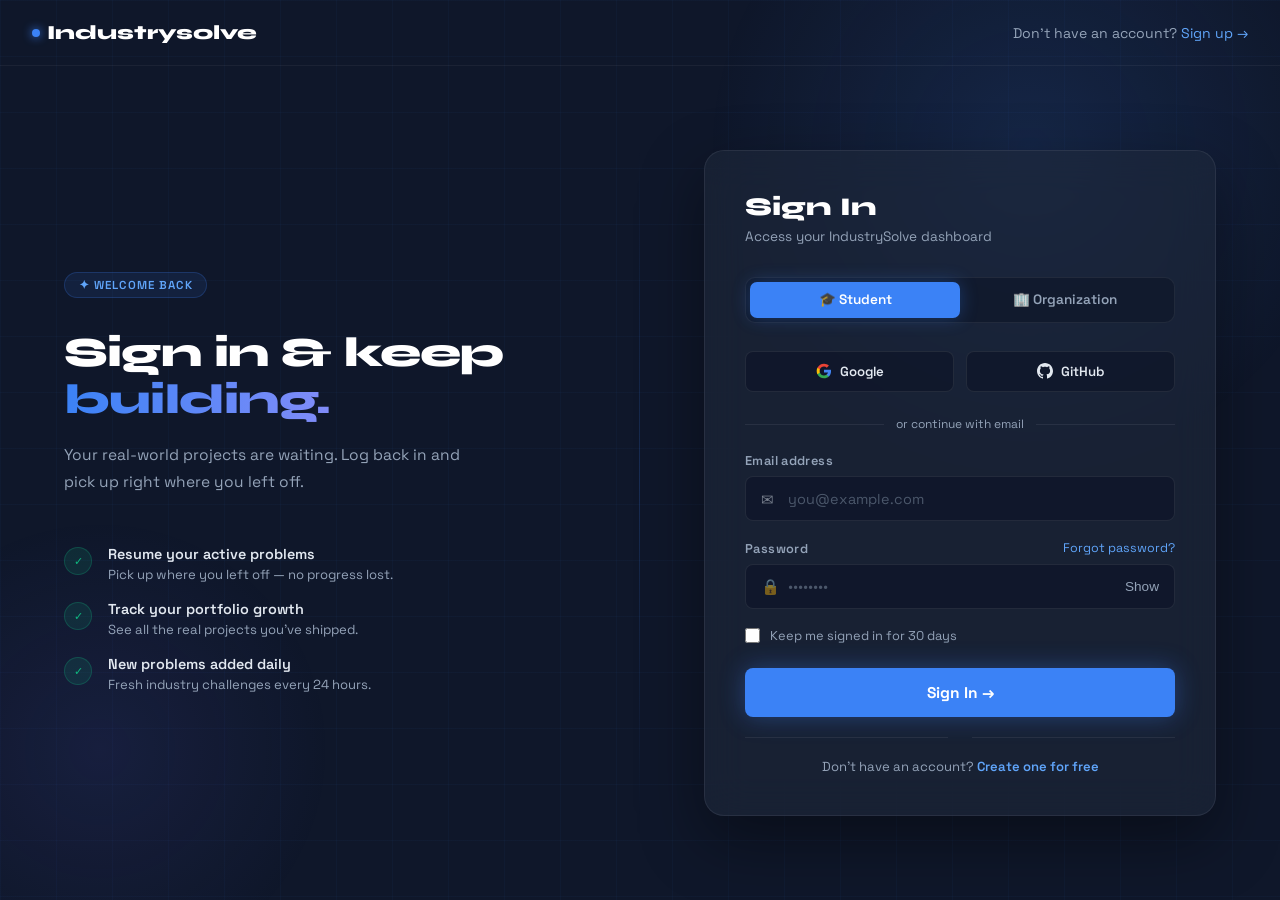
<file: signin.html>
<!DOCTYPE html>
<html lang="en">
<head>
<meta charset="UTF-8"/>
<meta name="viewport" content="width=device-width, initial-scale=1.0"/>
<title>Sign In — IndustrySolve</title>
<link href="https://fonts.googleapis.com/css2?family=Space+Grotesk:wght@300;400;500;600;700&family=Syne:wght@400;700;800&display=swap" rel="stylesheet"/>
<script src="config.js"></script>
<script src="api.js"></script>
<style>
  :root {
    --bg: #0f172a;
    --surface: #1e293b;
    --surface2: #162032;
    --border: rgba(59,130,246,0.15);
    --accent: #3b82f6;
    --accent2: #60a5fa;
    --accent-glow: rgba(59,130,246,0.25);
    --text: #e2e8f0;
    --muted: #94a3b8;
    --error: #ef4444;
    --success: #10b981;
    --radius: 14px;
    --radius-sm: 8px;
  }

  *, *::before, *::after { box-sizing: border-box; margin: 0; padding: 0; }
  html { height: 100%; }

  body {
    background: var(--bg);
    color: var(--text);
    font-family: 'Space Grotesk', sans-serif;
    min-height: 100vh;
    display: flex;
    flex-direction: column;
    overflow-x: hidden;
  }

  /* ── BACKGROUND LAYERS ── */
  .bg-glow-1 {
    position: fixed; pointer-events: none; z-index: 0;
    width: 700px; height: 700px;
    background: radial-gradient(circle, rgba(59,130,246,0.14) 0%, transparent 65%);
    top: -200px; right: -100px;
    border-radius: 50%;
  }
  .bg-glow-2 {
    position: fixed; pointer-events: none; z-index: 0;
    width: 500px; height: 500px;
    background: radial-gradient(circle, rgba(99,102,241,0.1) 0%, transparent 65%);
    bottom: -100px; left: -150px;
    border-radius: 50%;
  }
  .bg-grid {
    position: fixed; inset: 0; pointer-events: none; z-index: 0;
    background-image:
      linear-gradient(rgba(59,130,246,0.04) 1px, transparent 1px),
      linear-gradient(90deg, rgba(59,130,246,0.04) 1px, transparent 1px);
    background-size: 56px 56px;
  }

  /* ── NAVBAR ── */
  nav {
    position: relative; z-index: 10;
    padding: 1.25rem 2rem;
    display: flex; align-items: center; justify-content: space-between;
    border-bottom: 1px solid rgba(255,255,255,0.05);
  }
  .logo {
    font-family: 'Syne', sans-serif;
    font-size: 1.25rem; font-weight: 800;
    color: #fff; text-decoration: none;
    display: flex; align-items: center; gap: 0.45rem;
  }
  .logo-dot {
    width: 8px; height: 8px;
    background: var(--accent);
    border-radius: 50%;
    box-shadow: 0 0 10px var(--accent);
  }
  .nav-link {
    font-size: 0.88rem; color: var(--muted);
    text-decoration: none; transition: color 0.2s;
  }
  .nav-link span { color: var(--accent2); }
  .nav-link:hover { color: var(--text); }

  /* ── MAIN LAYOUT ── */
  .auth-wrapper {
    flex: 1;
    display: grid;
    grid-template-columns: 1fr 1fr;
    position: relative; z-index: 1;
  }

  /* ── LEFT PANEL ── */
  .left-panel {
    padding: 4rem;
    display: flex;
    flex-direction: column;
    justify-content: center;
    position: relative;
  }
  .left-panel::after {
    content: '';
    position: absolute;
    right: 0; top: 10%; bottom: 10%;
    width: 1px;
    background: linear-gradient(to bottom, transparent, rgba(59,130,246,0.2), transparent);
  }

  .panel-tag {
    display: inline-flex; align-items: center; gap: 0.5rem;
    font-size: 0.72rem; font-weight: 600;
    letter-spacing: 0.1em; text-transform: uppercase;
    color: var(--accent2);
    background: rgba(59,130,246,0.1);
    border: 1px solid rgba(59,130,246,0.22);
    padding: 0.3rem 0.85rem;
    border-radius: 999px;
    margin-bottom: 2rem;
    width: fit-content;
  }

  .left-panel h1 {
    font-family: 'Syne', sans-serif;
    font-size: 2.6rem; font-weight: 800;
    color: #fff; line-height: 1.12;
    margin-bottom: 1.2rem;
    letter-spacing: -0.02em;
  }
  .left-panel h1 .blue {
    background: linear-gradient(90deg, #3b82f6, #818cf8);
    -webkit-background-clip: text; -webkit-text-fill-color: transparent;
    background-clip: text;
  }
  .left-panel .sub {
    color: var(--muted); font-size: 0.97rem; line-height: 1.75;
    max-width: 400px; margin-bottom: 3rem;
  }

  .feature-list { display: flex; flex-direction: column; gap: 1rem; }
  .feature-row {
    display: flex; align-items: flex-start; gap: 1rem;
    opacity: 0; transform: translateX(-16px);
    animation: slideIn 0.5s ease forwards;
  }
  .feature-row:nth-child(1) { animation-delay: 0.1s; }
  .feature-row:nth-child(2) { animation-delay: 0.22s; }
  .feature-row:nth-child(3) { animation-delay: 0.34s; }
  @keyframes slideIn { to { opacity: 1; transform: translateX(0); } }

  .feature-check {
    width: 28px; height: 28px;
    background: rgba(16,185,129,0.12);
    border: 1px solid rgba(16,185,129,0.25);
    border-radius: 50%;
    display: flex; align-items: center; justify-content: center;
    font-size: 0.7rem; color: #10b981;
    flex-shrink: 0; margin-top: 2px;
  }
  .feature-text strong { display: block; font-size: 0.9rem; color: var(--text); font-weight: 600; }
  .feature-text span { font-size: 0.82rem; color: var(--muted); }

  /* ── RIGHT PANEL (FORM) ── */
  .right-panel {
    padding: 3.5rem 4rem;
    display: flex;
    flex-direction: column;
    justify-content: center;
  }

  .form-card {
    background: rgba(30,41,59,0.6);
    border: 1px solid rgba(255,255,255,0.07);
    border-radius: 20px;
    padding: 2.5rem;
    backdrop-filter: blur(20px);
    box-shadow: 0 24px 64px rgba(0,0,0,0.4);
    animation: cardIn 0.55s ease both;
  }
  @keyframes cardIn {
    from { opacity: 0; transform: translateY(20px); }
    to   { opacity: 1; transform: translateY(0); }
  }

  .form-head { margin-bottom: 2rem; }
  .form-head h2 {
    font-family: 'Syne', sans-serif;
    font-size: 1.6rem; font-weight: 800;
    color: #fff; margin-bottom: 0.35rem;
  }
  .form-head p { font-size: 0.85rem; color: var(--muted); }

  /* Tabs */
  .role-tabs {
    display: grid; grid-template-columns: 1fr 1fr;
    background: rgba(15,23,42,0.7);
    border: 1px solid rgba(255,255,255,0.07);
    border-radius: 10px;
    padding: 4px;
    margin-bottom: 1.75rem;
    gap: 0;
  }
  .role-tab {
    padding: 0.6rem;
    border-radius: 7px;
    border: none;
    background: transparent;
    color: var(--muted);
    font-family: 'Space Grotesk', sans-serif;
    font-size: 0.85rem; font-weight: 600;
    cursor: pointer;
    transition: all 0.22s;
    display: flex; align-items: center; justify-content: center; gap: 0.4rem;
  }
  .role-tab.active {
    background: var(--accent);
    color: #fff;
    box-shadow: 0 0 18px rgba(59,130,246,0.3);
  }

  /* Fields */
  .field { margin-bottom: 1.15rem; }
  .field label {
    display: block; font-size: 0.8rem; font-weight: 600;
    color: var(--muted); margin-bottom: 0.45rem;
    letter-spacing: 0.03em;
  }
  .input-wrap { position: relative; }
  .input-icon {
    position: absolute; left: 1rem; top: 50%;
    transform: translateY(-50%);
    font-size: 0.95rem;
    pointer-events: none;
    opacity: 0.5;
  }
  input[type="email"],
  input[type="password"],
  input[type="text"] {
    width: 100%;
    background: rgba(15,23,42,0.8);
    border: 1px solid rgba(255,255,255,0.08);
    border-radius: var(--radius-sm);
    padding: 0.78rem 1rem 0.78rem 2.6rem;
    color: var(--text);
    font-family: 'Space Grotesk', sans-serif;
    font-size: 0.9rem;
    outline: none;
    transition: border-color 0.2s, box-shadow 0.2s;
  }
  input:focus {
    border-color: var(--accent);
    box-shadow: 0 0 0 3px rgba(59,130,246,0.15);
  }
  input::placeholder { color: rgba(148,163,184,0.45); }

  .pw-toggle {
    position: absolute; right: 1rem; top: 50%;
    transform: translateY(-50%);
    background: none; border: none;
    color: var(--muted); cursor: pointer;
    font-size: 0.85rem;
    transition: color 0.2s;
  }
  .pw-toggle:hover { color: var(--text); }

  .field-row {
    display: flex; justify-content: space-between; align-items: center;
    margin-bottom: 0.45rem;
  }
  .field-row label { margin-bottom: 0; }
  .forgot { font-size: 0.78rem; color: var(--accent2); text-decoration: none; }
  .forgot:hover { text-decoration: underline; }

  /* Checkbox */
  .check-row {
    display: flex; align-items: center; gap: 0.6rem;
    margin-bottom: 1.5rem;
  }
  .check-row input[type="checkbox"] { accent-color: var(--accent); width: 15px; height: 15px; }
  .check-row label { font-size: 0.8rem; color: var(--muted); cursor: pointer; }

  /* Submit button */
  .btn-submit {
    width: 100%;
    padding: 0.9rem;
    background: var(--accent);
    border: none;
    border-radius: var(--radius-sm);
    color: #fff;
    font-family: 'Space Grotesk', sans-serif;
    font-size: 0.97rem; font-weight: 700;
    cursor: pointer;
    transition: all 0.25s;
    box-shadow: 0 0 24px rgba(59,130,246,0.35);
    margin-bottom: 1.25rem;
    display: flex; align-items: center; justify-content: center; gap: 0.5rem;
  }
  .btn-submit:hover {
    background: var(--accent2);
    box-shadow: 0 0 40px rgba(59,130,246,0.5);
    transform: translateY(-1px);
  }
  .btn-submit:active { transform: translateY(0); }

  /* Divider */
  .divider {
    display: flex; align-items: center; gap: 0.75rem;
    margin-bottom: 1.25rem;
  }
  .divider::before, .divider::after {
    content: ''; flex: 1;
    height: 1px; background: rgba(255,255,255,0.07);
  }
  .divider span { font-size: 0.75rem; color: var(--muted); white-space: nowrap; }

  /* Social login */
  .social-btns { display: grid; grid-template-columns: 1fr 1fr; gap: 0.7rem; margin-bottom: 1.5rem; }
  .social-btn {
    padding: 0.7rem;
    background: rgba(15,23,42,0.8);
    border: 1px solid rgba(255,255,255,0.08);
    border-radius: var(--radius-sm);
    color: var(--text);
    font-family: 'Space Grotesk', sans-serif;
    font-size: 0.83rem; font-weight: 600;
    cursor: pointer;
    display: flex; align-items: center; justify-content: center; gap: 0.5rem;
    transition: border-color 0.2s, transform 0.2s;
    text-decoration: none;
  }
  .social-btn:hover { border-color: rgba(59,130,246,0.35); transform: translateY(-1px); }

  .form-footer {
    text-align: center;
    font-size: 0.82rem; color: var(--muted);
  }
  .form-footer a { color: var(--accent2); text-decoration: none; font-weight: 600; }
  .form-footer a:hover { text-decoration: underline; }

  /* Error / success states */
  .error-msg {
    font-size: 0.75rem; color: var(--error);
    margin-top: 0.35rem;
    display: none;
  }
  .field.has-error input { border-color: var(--error); }
  .field.has-error .error-msg { display: block; }

  /* Loading spinner on button */
  .spinner {
    width: 16px; height: 16px;
    border: 2px solid rgba(255,255,255,0.3);
    border-top-color: #fff;
    border-radius: 50%;
    animation: spin 0.7s linear infinite;
    display: none;
  }
  @keyframes spin { to { transform: rotate(360deg); } }
</style>
</head>
<body>

<div class="bg-glow-1"></div>
<div class="bg-glow-2"></div>
<div class="bg-grid"></div>

<!-- NAVBAR -->
<nav>
  <a href="landing.html" class="logo">
    <span class="logo-dot"></span>Industrysolve
  </a>
  <a href="signup.html" class="nav-link">Don't have an account? <span>Sign up →</span></a>
</nav>

<!-- MAIN -->
<div class="auth-wrapper">

  <!-- LEFT PANEL -->
  <div class="left-panel">
    <span class="panel-tag">✦ Welcome back</span>
    <h1>Sign in &amp; keep<br><span class="blue">building.</span></h1>
    <p class="sub">Your real-world projects are waiting. Log back in and pick up right where you left off.</p>

    <div class="feature-list">
      <div class="feature-row">
        <div class="feature-check">✓</div>
        <div class="feature-text">
          <strong>Resume your active problems</strong>
          <span>Pick up where you left off — no progress lost.</span>
        </div>
      </div>
      <div class="feature-row">
        <div class="feature-check">✓</div>
        <div class="feature-text">
          <strong>Track your portfolio growth</strong>
          <span>See all the real projects you've shipped.</span>
        </div>
      </div>
      <div class="feature-row">
        <div class="feature-check">✓</div>
        <div class="feature-text">
          <strong>New problems added daily</strong>
          <span>Fresh industry challenges every 24 hours.</span>
        </div>
      </div>
    </div>
  </div>

  <!-- RIGHT PANEL -->
  <div class="right-panel">
    <div class="form-card">
      <div class="form-head">
        <h2>Sign In</h2>
        <p>Access your IndustrySolve dashboard</p>
      </div>

      <!-- Role Tabs -->
      <div class="role-tabs">
        <button class="role-tab active" onclick="setRole('student', this)">🎓 Student</button>
        <button class="role-tab" onclick="setRole('org', this)">🏢 Organization</button>
      </div>

      <!-- Social Login -->
      <div class="social-btns">
        <a href="#" class="social-btn">
          <svg width="16" height="16" viewBox="0 0 24 24" fill="none">
            <path d="M22.56 12.25c0-.78-.07-1.53-.2-2.25H12v4.26h5.92c-.26 1.37-1.04 2.53-2.21 3.31v2.77h3.57c2.08-1.92 3.28-4.74 3.28-8.09z" fill="#4285F4"/>
            <path d="M12 23c2.97 0 5.46-.98 7.28-2.66l-3.57-2.77c-.98.66-2.23 1.06-3.71 1.06-2.86 0-5.29-1.93-6.16-4.53H2.18v2.84C3.99 20.53 7.7 23 12 23z" fill="#34A853"/>
            <path d="M5.84 14.09c-.22-.66-.35-1.36-.35-2.09s.13-1.43.35-2.09V7.07H2.18C1.43 8.55 1 10.22 1 12s.43 3.45 1.18 4.93l3.66-2.84z" fill="#FBBC05"/>
            <path d="M12 5.38c1.62 0 3.06.56 4.21 1.64l3.15-3.15C17.45 2.09 14.97 1 12 1 7.7 1 3.99 3.47 2.18 7.07l3.66 2.84c.87-2.6 3.3-4.53 6.16-4.53z" fill="#EA4335"/>
          </svg>
          Google
        </a>
        <a href="#" class="social-btn">
          <svg width="16" height="16" viewBox="0 0 24 24" fill="var(--text)">
            <path d="M12 0c-6.626 0-12 5.373-12 12 0 5.302 3.438 9.8 8.207 11.387.599.111.793-.261.793-.577v-2.234c-3.338.726-4.033-1.416-4.033-1.416-.546-1.387-1.333-1.756-1.333-1.756-1.089-.745.083-.729.083-.729 1.205.084 1.839 1.237 1.839 1.237 1.07 1.834 2.807 1.304 3.492.997.107-.775.418-1.305.762-1.604-2.665-.305-5.467-1.334-5.467-5.931 0-1.311.469-2.381 1.236-3.221-.124-.303-.535-1.524.117-3.176 0 0 1.008-.322 3.301 1.23.957-.266 1.983-.399 3.003-.404 1.02.005 2.047.138 3.006.404 2.291-1.552 3.297-1.23 3.297-1.23.653 1.653.242 2.874.118 3.176.77.84 1.235 1.911 1.235 3.221 0 4.609-2.807 5.624-5.479 5.921.43.372.823 1.102.823 2.222v3.293c0 .319.192.694.801.576 4.765-1.589 8.199-6.086 8.199-11.386 0-6.627-5.373-12-12-12z"/>
          </svg>
          GitHub
        </a>
      </div>

      <div class="divider"><span>or continue with email</span></div>

      <form id="signinForm" onsubmit="handleSignin(event)" novalidate>
        <div class="field" id="emailField">
          <label>Email address</label>
          <div class="input-wrap">
            <span class="input-icon">✉</span>
            <input type="email" id="emailInput" placeholder="you@example.com" autocomplete="email"/>
          </div>
          <span class="error-msg" id="emailErr">Please enter a valid email.</span>
        </div>

        <div class="field" id="pwField">
          <div class="field-row">
            <label>Password</label>
            <a href="#" class="forgot">Forgot password?</a>
          </div>
          <div class="input-wrap">
            <span class="input-icon">🔒</span>
            <input type="password" id="pwInput" placeholder="••••••••" autocomplete="current-password"/>
            <button type="button" class="pw-toggle" onclick="togglePw('pwInput', this)">Show</button>
          </div>
          <span class="error-msg" id="pwErr">Password must be at least 8 characters.</span>
        </div>

        <div class="check-row">
          <input type="checkbox" id="remember"/>
          <label for="remember">Keep me signed in for 30 days</label>
        </div>

        <button type="submit" class="btn-submit" id="submitBtn">
          <span id="btnText">Sign In →</span>
          <span class="spinner" id="spinner"></span>
        </button>
      </form>

      <div class="divider"><span></span></div>

      <div class="form-footer">
        Don't have an account? <a href="signup.html">Create one for free</a>
      </div>
    </div>
  </div>

</div>

<script>
  let signinRole = 'student';

  function setRole(role, btn) {
    signinRole = role;
    document.querySelectorAll('.role-tab').forEach(t => t.classList.remove('active'));
    btn.classList.add('active');
  }

  function togglePw(inputId, btn) {
    const inp = document.getElementById(inputId);
    if (inp.type === 'password') { inp.type = 'text'; btn.textContent = 'Hide'; }
    else { inp.type = 'password'; btn.textContent = 'Show'; }
  }

  function getNameFromEmail(email) {
    const raw = email.split('@')[0].replace(/[._\-]/g, ' ');
    return raw.split(' ').filter(Boolean).map(part => part.charAt(0).toUpperCase() + part.slice(1)).join(' ') || 'User';
  }

  function handleSignin(e) {
    e.preventDefault();
    let valid = true;

    const email = document.getElementById('emailInput');
    const pw = document.getElementById('pwInput');
    const emailField = document.getElementById('emailField');
    const pwField = document.getElementById('pwField');

    emailField.classList.remove('has-error');
    pwField.classList.remove('has-error');

    if (!email.value || !/^[^\s@]+@[^\s@]+\.[^\s@]+$/.test(email.value)) {
      emailField.classList.add('has-error'); valid = false;
    }
    if (!pw.value || pw.value.length < 8) {
      pwField.classList.add('has-error'); valid = false;
    }

    if (!valid) return;

    // Show loading state
    document.getElementById('btnText').textContent = 'Signing in...';
    document.getElementById('spinner').style.display = 'block';
    document.getElementById('submitBtn').disabled = true;

    // Call backend API via service
    apiSignin({
      email: email.value,
      password: pw.value,
      role: signinRole
    }).then(data => {
      if (data.success && data.user) {
        // Redirect after delay
        setTimeout(() => {
          window.location.href = 'problem.html';
        }, 1000);
      } else {
        // Show error
        showErrorMessage(data.message || 'Sign in failed');
        document.getElementById('btnText').textContent = 'Sign In →';
        document.getElementById('spinner').style.display = 'none';
        document.getElementById('submitBtn').disabled = false;
      }
    });
  }
</script>
</body>
</html>
</file>
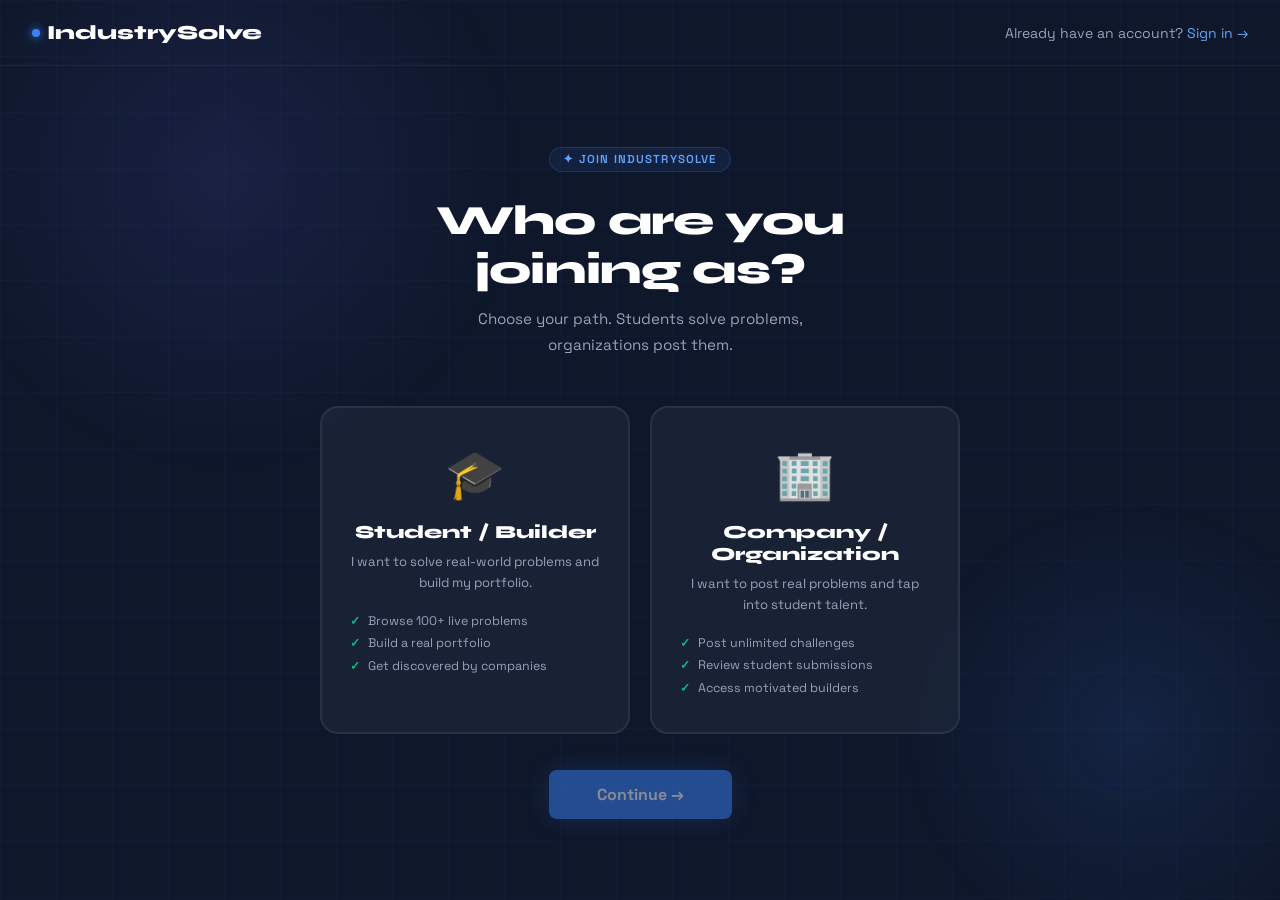
<file: signup.html>
<!DOCTYPE html>
<html lang="en">
<head>
<meta charset="UTF-8"/>
<meta name="viewport" content="width=device-width, initial-scale=1.0"/>
<title>Sign Up — IndustrySolve</title>
<link href="https://fonts.googleapis.com/css2?family=Space+Grotesk:wght@300;400;500;600;700&family=Syne:wght@400;700;800&display=swap" rel="stylesheet"/>
<script src="config.js"></script>
<script src="api.js"></script>
<style>
  :root {
    --bg: #0f172a;
    --surface: #1e293b;
    --border: rgba(59,130,246,0.15);
    --accent: #3b82f6;
    --accent2: #60a5fa;
    --text: #e2e8f0;
    --muted: #94a3b8;
    --error: #ef4444;
    --success: #10b981;
    --radius: 14px;
    --radius-sm: 8px;
  }
  *, *::before, *::after { box-sizing: border-box; margin: 0; padding: 0; }
  html { height: 100%; }
  body {
    background: var(--bg);
    color: var(--text);
    font-family: 'Space Grotesk', sans-serif;
    min-height: 100vh;
    display: flex;
    flex-direction: column;
    overflow-x: hidden;
  }

  .bg-glow-1 {
    position: fixed; pointer-events: none; z-index: 0;
    width: 650px; height: 650px;
    background: radial-gradient(circle, rgba(99,102,241,0.13) 0%, transparent 65%);
    top: -150px; left: -100px; border-radius: 50%;
  }
  .bg-glow-2 {
    position: fixed; pointer-events: none; z-index: 0;
    width: 500px; height: 500px;
    background: radial-gradient(circle, rgba(59,130,246,0.12) 0%, transparent 65%);
    bottom: -80px; right: -100px; border-radius: 50%;
  }
  .bg-grid {
    position: fixed; inset: 0; pointer-events: none; z-index: 0;
    background-image:
      linear-gradient(rgba(59,130,246,0.04) 1px, transparent 1px),
      linear-gradient(90deg, rgba(59,130,246,0.04) 1px, transparent 1px);
    background-size: 56px 56px;
  }

  nav {
    position: relative; z-index: 10;
    padding: 1.25rem 2rem;
    display: flex; align-items: center; justify-content: space-between;
    border-bottom: 1px solid rgba(255,255,255,0.05);
  }
  .logo {
    font-family: 'Syne', sans-serif;
    font-size: 1.25rem; font-weight: 800;
    color: #fff; text-decoration: none;
    display: flex; align-items: center; gap: 0.45rem;
  }
  .logo-dot {
    width: 8px; height: 8px;
    background: var(--accent); border-radius: 50%;
    box-shadow: 0 0 10px var(--accent);
  }
  .nav-link { font-size: 0.88rem; color: var(--muted); text-decoration: none; transition: color 0.2s; }
  .nav-link span { color: var(--accent2); }
  .nav-link:hover { color: var(--text); }

  /* ── ROLE SELECTOR SCREEN ── */
  .role-screen {
    flex: 1; display: flex; flex-direction: column;
    align-items: center; justify-content: center;
    padding: 3rem 1.5rem;
    position: relative; z-index: 1;
  }
  .role-screen.hidden { display: none; }

  .rs-tag {
    display: inline-flex; align-items: center; gap: 0.5rem;
    font-size: 0.72rem; font-weight: 600;
    letter-spacing: 0.1em; text-transform: uppercase;
    color: var(--accent2);
    background: rgba(59,130,246,0.1);
    border: 1px solid rgba(59,130,246,0.22);
    padding: 0.3rem 0.85rem;
    border-radius: 999px;
    margin-bottom: 1.5rem;
  }
  .role-screen h1 {
    font-family: 'Syne', sans-serif;
    font-size: clamp(1.8rem, 4vw, 2.6rem);
    font-weight: 800; color: #fff;
    text-align: center; margin-bottom: 0.75rem;
    letter-spacing: -0.02em;
  }
  .role-screen h1 .blue {
    background: linear-gradient(90deg, #3b82f6, #818cf8);
    -webkit-background-clip: text; -webkit-text-fill-color: transparent;
    background-clip: text;
  }
  .role-screen .sub {
    color: var(--muted); text-align: center;
    font-size: 0.95rem; max-width: 420px; margin-bottom: 3rem; line-height: 1.7;
  }

  .role-cards {
    display: grid; grid-template-columns: 1fr 1fr;
    gap: 1.25rem; max-width: 640px; width: 100%;
  }
  .role-card {
    background: rgba(30,41,59,0.7);
    border: 2px solid rgba(255,255,255,0.07);
    border-radius: 18px;
    padding: 2.25rem 1.75rem;
    cursor: pointer;
    transition: all 0.28s;
    text-align: center;
    backdrop-filter: blur(10px);
    position: relative; overflow: hidden;
  }
  .role-card::before {
    content: '';
    position: absolute; top: 0; left: 0; right: 0;
    height: 3px;
    background: linear-gradient(90deg, transparent, var(--accent), transparent);
    opacity: 0; transition: opacity 0.3s;
  }
  .role-card:hover {
    border-color: rgba(59,130,246,0.4);
    transform: translateY(-6px);
    box-shadow: 0 20px 56px rgba(0,0,0,0.4), 0 0 40px rgba(59,130,246,0.1);
  }
  .role-card:hover::before { opacity: 1; }
  .role-card.selected {
    border-color: var(--accent);
    box-shadow: 0 0 0 3px rgba(59,130,246,0.2);
  }
  .role-card-icon { font-size: 3rem; margin-bottom: 1rem; }
  .role-card h3 {
    font-family: 'Syne', sans-serif;
    font-size: 1.15rem; font-weight: 800;
    color: #fff; margin-bottom: 0.5rem;
  }
  .role-card p { font-size: 0.82rem; color: var(--muted); line-height: 1.6; }
  .role-perks {
    display: flex; flex-direction: column; gap: 0.4rem;
    margin-top: 1.25rem; text-align: left;
  }
  .role-perk {
    font-size: 0.78rem; color: var(--muted);
    display: flex; align-items: center; gap: 0.5rem;
  }
  .role-perk::before { content: '✓'; color: var(--success); font-weight: 700; }

  .continue-btn {
    margin-top: 2.25rem;
    padding: 0.9rem 3rem;
    background: var(--accent);
    border: none; border-radius: var(--radius-sm);
    color: #fff;
    font-family: 'Space Grotesk', sans-serif;
    font-size: 1rem; font-weight: 700;
    cursor: pointer;
    transition: all 0.25s;
    box-shadow: 0 0 24px rgba(59,130,246,0.35);
    opacity: 0.5; pointer-events: none;
  }
  .continue-btn.ready { opacity: 1; pointer-events: all; }
  .continue-btn.ready:hover {
    background: var(--accent2);
    box-shadow: 0 0 40px rgba(59,130,246,0.5);
    transform: translateY(-2px);
  }

  /* ── FORM SCREEN ── */
  .form-screen {
    flex: 1;
    display: none;
    position: relative; z-index: 1;
  }
  .form-screen.visible {
    display: grid;
    grid-template-columns: 1fr 1fr;
  }

  /* Left panel */
  .left-panel {
    padding: 4rem;
    display: flex; flex-direction: column; justify-content: center;
    position: relative;
  }
  .left-panel::after {
    content: '';
    position: absolute; right: 0; top: 10%; bottom: 10%;
    width: 1px;
    background: linear-gradient(to bottom, transparent, rgba(59,130,246,0.2), transparent);
  }
  .panel-tag {
    display: inline-flex; align-items: center; gap: 0.5rem;
    font-size: 0.72rem; font-weight: 600;
    letter-spacing: 0.1em; text-transform: uppercase;
    color: var(--accent2);
    background: rgba(59,130,246,0.1);
    border: 1px solid rgba(59,130,246,0.22);
    padding: 0.3rem 0.85rem;
    border-radius: 999px;
    margin-bottom: 1.5rem; width: fit-content;
  }
  .left-panel h2 {
    font-family: 'Syne', sans-serif;
    font-size: 2.2rem; font-weight: 800;
    color: #fff; line-height: 1.15;
    margin-bottom: 1rem; letter-spacing: -0.02em;
  }
  .left-panel h2 .blue {
    background: linear-gradient(90deg, #3b82f6, #818cf8);
    -webkit-background-clip: text; -webkit-text-fill-color: transparent; background-clip: text;
  }
  .left-panel .sub { color: var(--muted); font-size: 0.92rem; line-height: 1.75; max-width: 380px; margin-bottom: 2.5rem; }

  /* Progress steps */
  .progress-steps {
    display: flex; flex-direction: column; gap: 0.85rem;
  }
  .ps-item {
    display: flex; align-items: center; gap: 1rem;
    opacity: 0.4; transition: opacity 0.3s;
  }
  .ps-item.active { opacity: 1; }
  .ps-item.done { opacity: 0.7; }
  .ps-num {
    width: 30px; height: 30px;
    border-radius: 50%;
    border: 1.5px solid rgba(59,130,246,0.3);
    display: flex; align-items: center; justify-content: center;
    font-size: 0.75rem; font-weight: 700;
    color: var(--muted); flex-shrink: 0;
    transition: all 0.3s;
  }
  .ps-item.active .ps-num {
    background: var(--accent); border-color: var(--accent);
    color: #fff; box-shadow: 0 0 14px rgba(59,130,246,0.4);
  }
  .ps-item.done .ps-num { background: var(--success); border-color: var(--success); color: #fff; }
  .ps-label { font-size: 0.85rem; font-weight: 600; color: var(--text); }
  .ps-desc { font-size: 0.75rem; color: var(--muted); }

  /* Right panel */
  .right-panel {
    padding: 3rem 3.5rem;
    display: flex; flex-direction: column; justify-content: center;
  }

  .form-card {
    background: rgba(30,41,59,0.6);
    border: 1px solid rgba(255,255,255,0.07);
    border-radius: 20px;
    padding: 2.5rem;
    backdrop-filter: blur(20px);
    box-shadow: 0 24px 64px rgba(0,0,0,0.4);
  }

  /* Step panels */
  .step-panel { display: none; }
  .step-panel.active { display: block; animation: stepIn 0.4s ease both; }
  @keyframes stepIn { from{opacity:0;transform:translateX(16px)} to{opacity:1;transform:translateX(0)} }

  .step-head { margin-bottom: 1.75rem; }
  .step-head h3 {
    font-family: 'Syne', sans-serif;
    font-size: 1.45rem; font-weight: 800;
    color: #fff; margin-bottom: 0.3rem;
  }
  .step-head p { font-size: 0.83rem; color: var(--muted); }

  /* Fields */
  .field { margin-bottom: 1.1rem; }
  .field label { display: block; font-size: 0.79rem; font-weight: 600; color: var(--muted); margin-bottom: 0.42rem; letter-spacing: 0.03em; }
  .input-wrap { position: relative; }
  .input-icon { position: absolute; left: 1rem; top: 50%; transform: translateY(-50%); font-size: 0.9rem; pointer-events: none; opacity: 0.45; }
  input[type="email"],
  input[type="password"],
  input[type="text"],
  select {
    width: 100%;
    background: rgba(15,23,42,0.8);
    border: 1px solid rgba(255,255,255,0.08);
    border-radius: var(--radius-sm);
    padding: 0.78rem 1rem 0.78rem 2.5rem;
    color: var(--text);
    font-family: 'Space Grotesk', sans-serif;
    font-size: 0.88rem;
    outline: none;
    transition: border-color 0.2s, box-shadow 0.2s;
    -webkit-appearance: none;
  }
  select { background-image: url("data:image/svg+xml,%3Csvg xmlns='http://www.w3.org/2000/svg' width='12' height='12' viewBox='0 0 24 24' fill='none' stroke='%2394a3b8' stroke-width='2'%3E%3Cpolyline points='6 9 12 15 18 9'%3E%3C/polyline%3E%3C/svg%3E"); background-repeat: no-repeat; background-position: right 1rem center; padding-right: 2.5rem; }
  select option { background: #1e293b; }
  input:focus, select:focus { border-color: var(--accent); box-shadow: 0 0 0 3px rgba(59,130,246,0.14); }
  input::placeholder { color: rgba(148,163,184,0.4); }

  .pw-toggle { position: absolute; right: 1rem; top: 50%; transform: translateY(-50%); background: none; border: none; color: var(--muted); cursor: pointer; font-size: 0.83rem; transition: color 0.2s; }
  .pw-toggle:hover { color: var(--text); }

  .field-row2 { display: grid; grid-template-columns: 1fr 1fr; gap: 0.75rem; }

  /* Password strength */
  .pw-strength { margin-top: 0.5rem; }
  .strength-bar { height: 3px; background: rgba(255,255,255,0.07); border-radius: 999px; overflow: hidden; }
  .strength-fill { height: 100%; border-radius: 999px; width: 0%; transition: width 0.4s, background 0.4s; }
  .strength-label { font-size: 0.72rem; color: var(--muted); margin-top: 0.3rem; }

  /* Terms */
  .terms-row { display: flex; align-items: flex-start; gap: 0.6rem; margin-bottom: 1.5rem; }
  .terms-row input[type="checkbox"] { accent-color: var(--accent); width: 15px; height: 15px; margin-top: 2px; flex-shrink: 0; }
  .terms-row label { font-size: 0.79rem; color: var(--muted); line-height: 1.5; cursor: pointer; }
  .terms-row a { color: var(--accent2); text-decoration: none; }
  .terms-row a:hover { text-decoration: underline; }

  /* Buttons */
  .btn-row { display: flex; gap: 0.75rem; margin-top: 0.5rem; }
  .btn-back {
    flex: 0 0 auto;
    padding: 0.85rem 1.25rem;
    background: rgba(255,255,255,0.05);
    border: 1px solid rgba(255,255,255,0.1);
    border-radius: var(--radius-sm);
    color: var(--muted);
    font-family: 'Space Grotesk', sans-serif;
    font-size: 0.9rem; cursor: pointer;
    transition: all 0.2s;
  }
  .btn-back:hover { border-color: rgba(255,255,255,0.2); color: var(--text); }
  .btn-next {
    flex: 1;
    padding: 0.85rem;
    background: var(--accent);
    border: none; border-radius: var(--radius-sm);
    color: #fff;
    font-family: 'Space Grotesk', sans-serif;
    font-size: 0.95rem; font-weight: 700;
    cursor: pointer; transition: all 0.25s;
    box-shadow: 0 0 20px rgba(59,130,246,0.3);
    display: flex; align-items: center; justify-content: center; gap: 0.5rem;
  }
  .btn-next:hover { background: var(--accent2); box-shadow: 0 0 36px rgba(59,130,246,0.5); transform: translateY(-1px); }

  .divider { display: flex; align-items: center; gap: 0.75rem; margin: 1.25rem 0; }
  .divider::before, .divider::after { content: ''; flex: 1; height: 1px; background: rgba(255,255,255,0.07); }
  .divider span { font-size: 0.75rem; color: var(--muted); }

  .social-btns { display: grid; grid-template-columns: 1fr 1fr; gap: 0.65rem; }
  .social-btn {
    padding: 0.7rem;
    background: rgba(15,23,42,0.8);
    border: 1px solid rgba(255,255,255,0.08);
    border-radius: var(--radius-sm);
    color: var(--text);
    font-family: 'Space Grotesk', sans-serif;
    font-size: 0.82rem; font-weight: 600;
    cursor: pointer; display: flex; align-items: center; justify-content: center; gap: 0.5rem;
    transition: border-color 0.2s, transform 0.2s; text-decoration: none;
  }
  .social-btn:hover { border-color: rgba(59,130,246,0.35); transform: translateY(-1px); }

  .form-footer { text-align: center; font-size: 0.82rem; color: var(--muted); margin-top: 1.25rem; }
  .form-footer a { color: var(--accent2); text-decoration: none; font-weight: 600; }

  .error-msg { font-size: 0.75rem; color: var(--error); margin-top: 0.3rem; display: none; }
  .field.has-error input, .field.has-error select { border-color: var(--error); }
  .field.has-error .error-msg { display: block; }

  .spinner { width: 16px; height: 16px; border: 2px solid rgba(255,255,255,0.3); border-top-color: #fff; border-radius: 50%; animation: spin 0.7s linear infinite; display: none; }
  @keyframes spin { to{transform:rotate(360deg)} }

  /* Success toast */
  .toast {
    position: fixed; bottom: 2rem; left: 50%; transform: translateX(-50%) translateY(80px);
    background: rgba(16,185,129,0.15); border: 1px solid rgba(16,185,129,0.3);
    color: #10b981; padding: 0.85rem 1.75rem;
    border-radius: 999px; font-size: 0.88rem; font-weight: 600;
    transition: transform 0.4s ease; z-index: 999;
    backdrop-filter: blur(10px);
  }
  .toast.show { transform: translateX(-50%) translateY(0); }
</style>
</head>
<body>

<div class="bg-glow-1"></div>
<div class="bg-glow-2"></div>
<div class="bg-grid"></div>

<nav>
  <a href="landing.html" class="logo">
    <span class="logo-dot"></span>IndustrySolve
  </a>
  <a href="signin.html" class="nav-link">Already have an account? <span>Sign in →</span></a>
</nav>

<!-- ══ STEP 0: ROLE SELECTOR ══ -->
<div class="role-screen" id="roleScreen">
  <span class="rs-tag">✦ Join IndustrySolve</span>
  <h1>Who are you<br>joining as?</h1>
  <p class="sub">Choose your path. Students solve problems, organizations post them.</p>

  <div class="role-cards">
    <div class="role-card" onclick="selectRole('student', this)" id="studentCard">
      <div class="role-card-icon">🎓</div>
      <h3>Student / Builder</h3>
      <p>I want to solve real-world problems and build my portfolio.</p>
      <div class="role-perks">
        <span class="role-perk">Browse 100+ live problems</span>
        <span class="role-perk">Build a real portfolio</span>
        <span class="role-perk">Get discovered by companies</span>
      </div>
    </div>
    <div class="role-card" onclick="selectRole('org', this)" id="orgCard">
      <div class="role-card-icon">🏢</div>
      <h3>Company / Organization</h3>
      <p>I want to post real problems and tap into student talent.</p>
      <div class="role-perks">
        <span class="role-perk">Post unlimited challenges</span>
        <span class="role-perk">Review student submissions</span>
        <span class="role-perk">Access motivated builders</span>
      </div>
    </div>
  </div>

  <button class="continue-btn" id="continueBtn" onclick="goToForm()">Continue →</button>
</div>

<!-- ══ FORM SCREEN ══ -->
<div class="form-screen" id="formScreen">

  <!-- LEFT -->
  <div class="left-panel">
    <span class="panel-tag" id="formPanelTag">✦ Student Sign Up</span>
    <h2>Start building<br>things that<br><span class="blue">matter.</span></h2>
    <p class="sub" id="formPanelSub">Join hundreds of students who've already ditched tutorial hell and started shipping real impact.</p>

    <div class="progress-steps">
      <div class="ps-item active" id="ps1">
        <div class="ps-num">1</div>
        <div><div class="ps-label">Your Details</div><div class="ps-desc">Name, email & password</div></div>
      </div>
      <div class="ps-item" id="ps2">
        <div class="ps-num">2</div>
        <div><div class="ps-label">Your Profile</div><div class="ps-desc">Skills & background</div></div>
      </div>
      <div class="ps-item" id="ps3">
        <div class="ps-num">3</div>
        <div><div class="ps-label">Ready to Build</div><div class="ps-desc">Confirm & launch</div></div>
      </div>
    </div>
  </div>

  <!-- RIGHT -->
  <div class="right-panel">
    <div class="form-card">

      <!-- STEP 1 -->
      <div class="step-panel active" id="step1">
        <div class="step-head">
          <h3>Create your account</h3>
          <p>Step 1 of 3 — Basic information</p>
        </div>

        <div class="social-btns">
          <a href="#" class="social-btn">
            <svg width="15" height="15" viewBox="0 0 24 24" fill="none"><path d="M22.56 12.25c0-.78-.07-1.53-.2-2.25H12v4.26h5.92c-.26 1.37-1.04 2.53-2.21 3.31v2.77h3.57c2.08-1.92 3.28-4.74 3.28-8.09z" fill="#4285F4"/><path d="M12 23c2.97 0 5.46-.98 7.28-2.66l-3.57-2.77c-.98.66-2.23 1.06-3.71 1.06-2.86 0-5.29-1.93-6.16-4.53H2.18v2.84C3.99 20.53 7.7 23 12 23z" fill="#34A853"/><path d="M5.84 14.09c-.22-.66-.35-1.36-.35-2.09s.13-1.43.35-2.09V7.07H2.18C1.43 8.55 1 10.22 1 12s.43 3.45 1.18 4.93l3.66-2.84z" fill="#FBBC05"/><path d="M12 5.38c1.62 0 3.06.56 4.21 1.64l3.15-3.15C17.45 2.09 14.97 1 12 1 7.7 1 3.99 3.47 2.18 7.07l3.66 2.84c.87-2.6 3.3-4.53 6.16-4.53z" fill="#EA4335"/></svg>
            Google
          </a>
          <a href="#" class="social-btn">
            <svg width="15" height="15" viewBox="0 0 24 24" fill="var(--text)"><path d="M12 0c-6.626 0-12 5.373-12 12 0 5.302 3.438 9.8 8.207 11.387.599.111.793-.261.793-.577v-2.234c-3.338.726-4.033-1.416-4.033-1.416-.546-1.387-1.333-1.756-1.333-1.756-1.089-.745.083-.729.083-.729 1.205.084 1.839 1.237 1.839 1.237 1.07 1.834 2.807 1.304 3.492.997.107-.775.418-1.305.762-1.604-2.665-.305-5.467-1.334-5.467-5.931 0-1.311.469-2.381 1.236-3.221-.124-.303-.535-1.524.117-3.176 0 0 1.008-.322 3.301 1.23.957-.266 1.983-.399 3.003-.404 1.02.005 2.047.138 3.006.404 2.291-1.552 3.297-1.23 3.297-1.23.653 1.653.242 2.874.118 3.176.77.84 1.235 1.911 1.235 3.221 0 4.609-2.807 5.624-5.479 5.921.43.372.823 1.102.823 2.222v3.293c0 .319.192.694.801.576 4.765-1.589 8.199-6.086 8.199-11.386 0-6.627-5.373-12-12-12z"/></svg>
            GitHub
          </a>
        </div>

        <div class="divider"><span>or fill in manually</span></div>

        <div class="field-row2">
          <div class="field" id="fnField">
            <label>First name</label>
            <div class="input-wrap">
              <span class="input-icon">👤</span>
              <input type="text" id="fn" placeholder="Rahul"/>
            </div>
            <span class="error-msg">Required</span>
          </div>
          <div class="field" id="lnField">
            <label>Last name</label>
            <div class="input-wrap">
              <span class="input-icon">👤</span>
              <input type="text" id="ln" placeholder="Sharma"/>
            </div>
            <span class="error-msg">Required</span>
          </div>
        </div>

        <div class="field" id="emailField">
          <label>Email address</label>
          <div class="input-wrap">
            <span class="input-icon">✉</span>
            <input type="email" id="email1" placeholder="you@example.com"/>
          </div>
          <span class="error-msg">Enter a valid email address.</span>
        </div>

        <div class="field" id="pw1Field">
          <label>Password</label>
          <div class="input-wrap">
            <span class="input-icon">🔒</span>
            <input type="password" id="pw1" placeholder="Create a strong password" oninput="checkStrength(this.value)"/>
            <button type="button" class="pw-toggle" onclick="togglePw('pw1',this)">Show</button>
          </div>
          <div class="pw-strength">
            <div class="strength-bar"><div class="strength-fill" id="strengthFill"></div></div>
            <div class="strength-label" id="strengthLabel">Enter a password</div>
          </div>
          <span class="error-msg">At least 8 characters required.</span>
        </div>

        <div class="btn-row" style="margin-top:1.25rem;">
          <button class="btn-next" style="width:100%;" onclick="nextStep(1)">Continue →</button>
        </div>

        <div class="form-footer">
          Already have an account? <a href="signin.html">Sign in</a>
        </div>
      </div>

      <!-- STEP 2 -->
      <div class="step-panel" id="step2">
        <div class="step-head">
          <h3 id="s2title">Your skills &amp; background</h3>
          <p>Step 2 of 3 — Help us personalize your experience</p>
        </div>

        <!-- Student fields -->
        <div id="studentFields">
          <div class="field">
            <label>College / University</label>
            <div class="input-wrap">
              <span class="input-icon">🏫</span>
              <input type="text" id="college" placeholder="e.g. IIT Bombay, BITS Pilani"/>
            </div>
          </div>
          <div class="field-row2">
            <div class="field">
              <label>Year of Study</label>
              <div class="input-wrap">
                <span class="input-icon">📅</span>
                <select id="year">
                  <option value="" disabled selected>Select year</option>
                  <option>1st Year</option>
                  <option>2nd Year</option>
                  <option>3rd Year</option>
                  <option>4th Year</option>
                  <option>Graduate</option>
                </select>
              </div>
            </div>
            <div class="field">
              <label>Domain</label>
              <div class="input-wrap">
                <span class="input-icon">💻</span>
                <select id="domain">
                  <option value="" disabled selected>Select domain</option>
                  <option>Full-Stack</option>
                  <option>Frontend</option>
                  <option>Backend</option>
                  <option>ML / Data Science</option>
                  <option>Mobile</option>
                  <option>DevOps</option>
                  <option>Design</option>
                  <option>Other</option>
                </select>
              </div>
            </div>
          </div>
          <div class="field">
            <label>GitHub Profile <span style="color:rgba(148,163,184,0.5); font-weight:400;">(optional)</span></label>
            <div class="input-wrap">
              <span class="input-icon">⚡</span>
              <input type="text" placeholder="github.com/yourusername"/>
            </div>
          </div>
        </div>

        <!-- Org fields -->
        <div id="orgFields" style="display:none;">
          <div class="field">
            <label>Organization Name</label>
            <div class="input-wrap">
              <span class="input-icon">🏢</span>
              <input type="text" id="orgName" placeholder="e.g. GreenTech Labs"/>
            </div>
          </div>
          <div class="field-row2">
            <div class="field">
              <label>Industry</label>
              <div class="input-wrap">
                <span class="input-icon">🏭</span>
                <select id="industry">
                  <option value="" disabled selected>Select industry</option>
                  <option>Technology</option>
                  <option>Healthcare</option>
                  <option>Finance</option>
                  <option>Education</option>
                  <option>NGO / Non-profit</option>
                  <option>Retail</option>
                  <option>Manufacturing</option>
                  <option>Other</option>
                </select>
              </div>
            </div>
            <div class="field">
              <label>Company Size</label>
              <div class="input-wrap">
                <span class="input-icon">👥</span>
                <select>
                  <option value="" disabled selected>Select size</option>
                  <option>1–10</option>
                  <option>11–50</option>
                  <option>51–200</option>
                  <option>200+</option>
                </select>
              </div>
            </div>
          </div>
          <div class="field">
            <label>Website <span style="color:rgba(148,163,184,0.5); font-weight:400;">(optional)</span></label>
            <div class="input-wrap">
              <span class="input-icon">🌐</span>
              <input type="text" placeholder="https://yourcompany.com"/>
            </div>
          </div>
        </div>

        <div class="btn-row" style="margin-top:1.25rem;">
          <button class="btn-back" onclick="goStep(1)">← Back</button>
          <button class="btn-next" onclick="nextStep(2)">Continue →</button>
        </div>
      </div>

      <!-- STEP 3 -->
      <div class="step-panel" id="step3">
        <div class="step-head">
          <h3>Almost there! 🚀</h3>
          <p>Step 3 of 3 — Review &amp; launch</p>
        </div>

        <!-- Summary card -->
        <div style="background:rgba(15,23,42,0.6); border:1px solid rgba(255,255,255,0.07); border-radius:12px; padding:1.25rem; margin-bottom:1.5rem;">
          <div style="display:flex; align-items:center; gap:0.85rem; margin-bottom:1rem;">
            <div style="width:44px;height:44px;border-radius:50%;background:linear-gradient(135deg,#3b82f6,#818cf8);display:flex;align-items:center;justify-content:center;font-weight:700;font-size:1rem;color:#fff;" id="summaryAvatar">R</div>
            <div>
              <div style="font-weight:700;color:var(--text); font-size:0.95rem;" id="summaryName">Rahul Sharma</div>
              <div style="font-size:0.78rem;color:var(--muted);" id="summaryEmail">you@example.com</div>
            </div>
            <div style="margin-left:auto;">
              <span style="background:rgba(59,130,246,0.12);border:1px solid rgba(59,130,246,0.25);color:var(--accent2);font-size:0.7rem;font-weight:600;padding:0.25rem 0.65rem;border-radius:999px;" id="summaryRole">Student</span>
            </div>
          </div>
          <div style="display:flex;gap:1.5rem;padding-top:0.85rem;border-top:1px solid rgba(255,255,255,0.06);">
            <div><div style="font-size:0.7rem;color:var(--muted);margin-bottom:0.2rem;">DOMAIN</div><div style="font-size:0.82rem;font-weight:600;color:var(--text);" id="summaryDomain">—</div></div>
            <div><div style="font-size:0.7rem;color:var(--muted);margin-bottom:0.2rem;">INSTITUTION</div><div style="font-size:0.82rem;font-weight:600;color:var(--text);" id="summaryInst">—</div></div>
          </div>
        </div>

        <div class="terms-row">
          <input type="checkbox" id="terms"/>
          <label for="terms">I agree to IndustrySolve's <a href="#">Terms of Service</a> and <a href="#">Privacy Policy</a>. I understand my submitted work may be reviewed by organizations.</label>
        </div>

        <div class="terms-row">
          <input type="checkbox" id="newsletter" checked/>
          <label for="newsletter">Send me updates about new problems and platform news.</label>
        </div>

        <div class="btn-row">
          <button class="btn-back" onclick="goStep(2)">← Back</button>
          <button class="btn-next" onclick="handleSubmit()" id="launchBtn">
            <span id="launchText">Launch My Account 🚀</span>
            <span class="spinner" id="launchSpinner"></span>
          </button>
        </div>

        <div class="form-footer" style="margin-top:1rem;">
          Already have an account? <a href="signin.html">Sign in</a>
        </div>
      </div>

    </div>
  </div>
</div>

<!-- Toast -->
<div class="toast" id="toast">🎉 Account created! Welcome to IndustrySolve.</div>

<script>
  let selectedRole = null;
  let currentStep = 1;

  function selectRole(role, el) {
    selectedRole = role;
    document.querySelectorAll('.role-card').forEach(c => c.classList.remove('selected'));
    el.classList.add('selected');
    const btn = document.getElementById('continueBtn');
    btn.classList.add('ready');
  }

  function goToForm() {
    if (!selectedRole) return;
    document.getElementById('roleScreen').classList.add('hidden');
    document.getElementById('formScreen').classList.add('visible');

    if (selectedRole === 'org') {
      document.getElementById('formPanelTag').textContent = '✦ Organization Sign Up';
      document.getElementById('formPanelSub').textContent = 'Post real problems and connect with motivated student builders ready to ship solutions.';
      document.getElementById('s2title').textContent = 'Organization details';
      document.getElementById('studentFields').style.display = 'none';
      document.getElementById('orgFields').style.display = 'block';
      document.getElementById('summaryRole').textContent = 'Organization';
    }
  }

  function togglePw(id, btn) {
    const inp = document.getElementById(id);
    inp.type = inp.type === 'password' ? 'text' : 'password';
    btn.textContent = inp.type === 'password' ? 'Show' : 'Hide';
  }

  function checkStrength(val) {
    const fill = document.getElementById('strengthFill');
    const label = document.getElementById('strengthLabel');
    let score = 0;
    if (val.length >= 8) score++;
    if (/[A-Z]/.test(val)) score++;
    if (/[0-9]/.test(val)) score++;
    if (/[^A-Za-z0-9]/.test(val)) score++;

    const configs = [
      { w: '0%', bg: '', txt: 'Enter a password' },
      { w: '25%', bg: '#ef4444', txt: 'Weak' },
      { w: '50%', bg: '#f59e0b', txt: 'Fair' },
      { w: '75%', bg: '#3b82f6', txt: 'Good' },
      { w: '100%', bg: '#10b981', txt: 'Strong 💪' },
    ];
    const c = configs[score];
    fill.style.width = c.w; fill.style.background = c.bg;
    label.textContent = c.txt; label.style.color = c.bg || 'var(--muted)';
  }

  function goStep(n) {
    document.getElementById('step' + currentStep).classList.remove('active');
    document.getElementById('ps' + currentStep).classList.remove('active');
    if (currentStep < n) document.getElementById('ps' + currentStep).classList.add('done');
    else document.getElementById('ps' + currentStep).classList.remove('done');
    currentStep = n;
    document.getElementById('step' + n).classList.add('active');
    document.getElementById('ps' + n).classList.add('active');
  }

  function nextStep(from) {
    if (from === 1) {
      let ok = true;
      const fn = document.getElementById('fn');
      const ln = document.getElementById('ln');
      const em = document.getElementById('email1');
      const pw = document.getElementById('pw1');

      ['fnField','lnField','emailField','pw1Field'].forEach(id => document.getElementById(id).classList.remove('has-error'));

      if (!fn.value.trim()) { document.getElementById('fnField').classList.add('has-error'); ok = false; }
      if (!ln.value.trim()) { document.getElementById('lnField').classList.add('has-error'); ok = false; }
      if (!em.value || !/^[^\s@]+@[^\s@]+\.[^\s@]+$/.test(em.value)) { document.getElementById('emailField').classList.add('has-error'); ok = false; }
      if (!pw.value || pw.value.length < 8) { document.getElementById('pw1Field').classList.add('has-error'); ok = false; }

      if (!ok) return;

      // Update summary
      document.getElementById('summaryAvatar').textContent = fn.value[0].toUpperCase();
      document.getElementById('summaryName').textContent = fn.value + ' ' + ln.value;
      document.getElementById('summaryEmail').textContent = em.value;
    }

    if (from === 2) {
      if (selectedRole === 'student') {
        const domain = document.getElementById('domain').value;
        const college = document.getElementById('college').value;
        document.getElementById('summaryDomain').textContent = domain || '—';
        document.getElementById('summaryInst').textContent = college || '—';
      } else {
        const org = document.getElementById('orgName').value;
        const ind = document.getElementById('industry').value;
        document.getElementById('summaryDomain').textContent = ind || '—';
        document.getElementById('summaryInst').textContent = org || '—';
      }
    }

    goStep(from + 1);
  }

  function handleSubmit() {
    const terms = document.getElementById('terms');
    if (!terms.checked) {
      terms.style.outline = '2px solid #ef4444';
      setTimeout(() => terms.style.outline = '', 2000);
      return;
    }

    const name = selectedRole === 'org'
      ? document.getElementById('orgName').value.trim() || 'Organization'
      : (document.getElementById('fn').value.trim() + ' ' + document.getElementById('ln').value.trim()).trim() || 'New Member';
    const email = document.getElementById('email1').value.trim();
    const password = document.getElementById('pw1').value.trim();

    // Show loading
    document.getElementById('launchText').textContent = 'Creating account...';
    document.getElementById('launchSpinner').style.display = 'block';
    document.getElementById('launchBtn').disabled = true;

    // Prepare signup data
    const signupData = {
      email,
      password,
      name,
      role: selectedRole || 'student'
    };

    // Add role-specific fields
    if (selectedRole === 'student') {
      signupData.college = document.getElementById('college').value.trim();
      signupData.domain = document.getElementById('domain').value.trim();
    } else {
      signupData.org_name = document.getElementById('orgName').value.trim();
      signupData.industry = document.getElementById('industry').value.trim();
    }

    // Call backend API via service
    apiSignup(signupData).then(data => {
      if (data.success && data.user) {
        // Show success toast
        const toast = document.getElementById('toast');
        toast.classList.add('show');
        
        // Redirect
        setTimeout(() => { window.location.href = 'problem.html'; }, 1600);
      } else {
        showErrorMessage(data.message || 'Signup failed');
        document.getElementById('launchText').textContent = 'Create Account →';
        document.getElementById('launchSpinner').style.display = 'none';
        document.getElementById('launchBtn').disabled = false;
      }
    });
  }
</script>
</body>
</html>
</file>
<file: style.css>
﻿*{
    margin: 0;
    padding: 0;
    box-sizing: border-box;
}
.btn {
    padding: 9.6px 20px;
    font-size: 14.08px;
    border-radius: 4px;
    text-decoration: none;
    transition: background-color 0.3s ease;
}
.btn-ghost {
    background-color: transparent;
    color: #ebcbcb;
    border: 1px solid #ebcbcb;
}
.btn-ghost:hover {
    background-color: #ebcbcb;
    color: #0c0c0c;
}
.btn-primary {
    background-color: #ebcbcb;
    color: #0c0c0c;
    border: 1px solid #ebcbcb;
}
.btn-primary:hover {
    background-color: #0c0c0c;
    color: #ebcbcb;
}

body{
    background: #1f6676;
    color: var(--text);
    font-family: 'Space Grotesk', sans-serif;
    line-height: 1.6;
    overflow-x: hidden;
}

.container {
    max-width: 1200px;
    margin: 0 auto;
    padding: 0 20px;
}

/* navbar */
.logo{
    display: flex;
    align-items: center;
    gap: 20px;
    font-family: cursive;
    font-size: 10px;
    color: #ebcbcb;
    font-weight: bold;
    text-transform: uppercase;
}
.logo h1{
    margin: 0;
}
nav{
    display: flex;
    align-items: center;
    justify-content: space-between;
    position:sticky;
    padding: 20px 40px;
    background-color: #0c0c0c;
    box-shadow: 0 2px 5px rgba(0,0,0,0.1);
    width: 100%;
    flex-wrap: wrap;
}
 .items{
    display: flex;
    gap: 30px;
    color: rgb(119, 230, 230);
    font-weight: bold;
    text-transform: uppercase;
}
.items li{
    list-style: none;
}
.items li a{
    text-decoration: none;
    color: rgb(119, 230, 230);
    font-weight: bold;
    text-transform: uppercase;
    transition: color 0.3s ease;
}
.items li a:hover{
    color: #ebcbcb;
}
.search {
    display: flex;
    align-items: center;
    gap: 10px;
    margin-left: auto;
}
.search input {
    padding: 5px 10px;
    border: 1px solid #ccc;
    border-radius: 4px;
}
.search button {
    padding: 5px 15px;
    border: none;
    background-color: #0c0c0c;
    color: #ebcbcb;
    border-radius: 4px;
    cursor: pointer;
}
.search button:hover {
    background-color: #333;
}
.nav-right {
    display: flex;
    justify-content: flex-end;
    gap: 10px;
    height: 50px;
}
/*  hero  */
.hero {
    position: relative;
    padding: 6rem 0 5rem;
    overflow: hidden;
  }
  .hero-glow {
    position: absolute;
    width: 700px; height: 700px;
    background: radial-gradient(circle, rgba(59,130,246,0.18) 0%, transparent 70%);
    border-radius: 50%;
    top: -200px; left: -150px;
    pointer-events: none;
  }
  .hero-glow2 {
    position: absolute;
    width: 500px; height: 500px;
    background: radial-gradient(circle, rgba(99,102,241,0.12) 0%, transparent 70%);
    border-radius: 50%;
    bottom: -100px; right: -100px;
    pointer-events: none;
  }
  .hero-inner {
    position: relative; z-index: 1;
    display: grid;
    grid-template-columns: 1fr 1fr;
    align-items: center;
    gap: 3rem;
  }
  .tag {
    display: inline-block;
    background: rgba(59,130,246,0.15);
    color: #3b82f6;
    font-size: 12px;
    font-weight: 600;
    padding: 3.2px 10px;
    border-radius: 999px;
    margin-bottom: 1rem;
  }
  .hero h1 {
    font-size: clamp(2.4rem, 5vw, 3.6rem);
    font-weight: 800;
    color: #fff;
    padding-left: 20px;
    margin-bottom: 1.2rem;
    letter-spacing: -0.02em;
  }
  .hero h1 .gradient-text {
    background: linear-gradient(90deg, #3b82f6, #818cf8, #c084fc);
    -webkit-background-clip: text;
    -webkit-text-fill-color: transparent;
    background-clip: text;
  }
  .hero-sub {
    color: rgb(153, 211, 238);
    font-size: 1.1rem;
    max-width: 460px;
    padding-left:30px ;
    margin-bottom: 2.2rem;
    line-height: 1.7;
  }
  .hero-ctas { 
    display: flex; 
    gap: 1rem; 
    flex-wrap: wrap;
    padding-left: 90px;
}
  .hero-visual {
    position: relative;
    display: flex; align-items: center; justify-content: center;
  }
  /* Dashboard Mockup */
  .mockup {
    background: var(--surface);
    border: 1px solid rgba(255,255,255,0.07);
    border-radius: 16px;
    padding: 1.25rem;
    width: 100%;
    box-shadow: 0 32px 80px rgba(0,0,0,0.5), 0 0 60px rgba(59,130,246,0.1);
    animation: float 5s ease-in-out infinite;
  }
  @keyframes float { 0%,100%{transform:translateY(0)} 50%{transform:translateY(-12px)} }
  .mockup-bar {
    display: flex; align-items: center; gap: 0.5rem;
    margin-bottom: 1rem;
    padding-bottom: 1rem;
    border-bottom: 1px solid rgba(255,255,255,0.06);
  }
  .dot { width: 10px; height: 10px; border-radius: 50%; }
  .dot.r { background: #ef4444; }
  .dot.y { background: #f59e0b; }
  .dot.g { background: #10b981; }
  .mockup-title {
    font-size: 0.78rem; color: #fff; margin-left: auto;
    font-weight: 500;
  }
  .problem-cards { display: flex; flex-direction: column; gap: 0.65rem; }
  .pcard {
    background: rgb(253, 170, 231);
    border: 1px solid rgba(255,255,255,0.06);
    border-radius: 10px;
    padding: 0.85rem 1rem;
    display: flex; align-items: center; gap: 0.85rem;
    transition: border-color 0.2s;
  }
  .pcard:hover { border-color: rgba(59,130,246,0.35); }
  .pcard-icon {
    width: 36px; height: 36px;
    border-radius: 8px;
    display: flex; align-items: center; justify-content: center;
    font-size: 1rem; flex-shrink: 0;
  }
  .pcard-body { flex: 1; min-width: 0; }
  .pcard-name { font-size: 0.82rem; font-weight: 600; color: #fff; }
  .pcard-org { font-size: 0.72rem; color: var(--muted); }
  .pcard-badge {
    font-size: 0.65rem; font-weight: 600;
    padding: 0.2rem 0.6rem;
    border-radius: 999px;
    flex-shrink: 0;
  }
  .badge-open { background: rgba(16,185,129,0.15); color: #10b981; }
  .badge-hot { background: rgba(239,68,68,0.15); color: #ef4444; }
  .badge-new { background: rgba(59,130,246,0.15); color: #3b82f6; }
 
  /* stats */
 .stats {
    background: rgb(140, 140, 239);
    border-top: 1px solid var(--border);
    border-bottom: 1px solid var(--border);
    border-radius: 100px;
    padding: 2.5rem 0;
  }
  .stats-inner {
    display: flex; justify-content: center; gap: 4rem;
    flex-wrap: wrap;
  }
  .stat-item {
    display: flex; align-items: center; gap: 1rem;
    text-align: left;
  }
  .stat-icon {
    width: 48px; height: 48px;
    background: rgba(59,130,246,0.1);
    border: 1px solid rgba(59,130,246,0.2);
    border-radius: 12px;
    display: flex; align-items: center; justify-content: center;
    font-size: 1.3rem;
    flex-shrink: 0;
  }
  .stat-num {
    font-family: 'Syne', sans-serif;
    font-size: 1.9rem;
    font-weight: 800;
    color: #fff;
    line-height: 1;
  }
  .stat-label { font-size: 0.82rem; color: var(--muted); margin-top: 0.15rem; }
 
  /*  SECTIONS  */
  section { padding: 5.5rem 0; }
  .section-header { text-align: center; margin-bottom: 3.5rem; }
  .section-header h2 { font-size: clamp(1.9rem, 4vw, 2.8rem); font-weight: 800; color: #fff; margin-bottom: 0.75rem; }
  .section-header p { color: var(--muted); max-width: 540px; margin: 0 auto; line-height: 1.7; font-size: 1rem; }

 /*================= PROBLEM & SOLUTION ==================*/

.problem p, .solution p {
  color: #f5e0e0ef;
}

.problem .col-visual-label, .solution .col-visual-label {
  color: #f5e0e0ef;
}

.two-col {
  display: grid;
  grid-template-columns: 1fr 1fr;
  gap: 4rem;
  align-items: center;
}

/* reverse layout */
.two-col.reverse {
  direction: rtl;
}

.two-col.reverse > * {
  direction: ltr;
}

/* text */
.col-text h2 {
  font-size: clamp(1.7rem, 3.5vw, 2.4rem);
  font-weight: 800;
  color: #f5e0e0ef;
  margin-bottom: 1rem;
}

.col-text p {
  color: #f5e0e0ef;
  line-height: 1.8;
  font-size: 1rem;
}

/* visual box */
.col-visual {
  background: var(--surface);
  border: 1px solid rgba(255,255,255,0.07);
  border-radius: 20px;
  padding: 2.5rem;

  display: flex;
  flex-direction: column;
  align-items: center;
  justify-content: center;

  min-height: 280px;
  position: relative;
  overflow: hidden;
}

/* background effect */
.col-visual::before {
  content: "";
  position: absolute;
  inset: 0;
  background: linear-gradient(135deg, rgba(59,130,246,0.06), transparent);
}

/* emoji */
.big-emoji {
  font-size: 5rem;
  margin-bottom: 1rem;
}

/* label */
.col-visual-label {
  font-size: 0.85rem;
  color: var(--muted);
  text-align: center;
}
/*  FEATURES  */
  .features-grid {
    display: grid;
    grid-template-columns: repeat(3, 1fr);
    gap: 1.25rem;
  }
  .feature-card {
    background: var(--surface);
    border: 1px solid rgba(255,255,255,0.06);
    border-radius: var(--radius);
    padding: 1.75rem;
    transition: transform 0.25s, border-color 0.25s, box-shadow 0.25s;
    position: relative;
    overflow: hidden;
  }
  .feature-card::before {
    content: '';
    position: absolute;
    top: 0; left: 0; right: 0;
    height: 2px;
    background: linear-gradient(90deg, transparent, var(--accent), transparent);
    opacity: 0;
    transition: opacity 0.3s;
  }
  .feature-card:hover {
    transform: translateY(-5px);
    border-color: rgba(59,130,246,0.3);
    box-shadow: 0 16px 48px rgba(0,0,0,0.3), 0 0 30px rgba(59,130,246,0.08);
  }
  .feature-card:hover::before { opacity: 1; }
  .feature-icon {
    font-size: 1.8rem;
    margin-bottom: 1rem;
    display: block;
  }
  .feature-card h3 { font-size: 1.05rem; font-weight: 700; color: #fff; margin-bottom: 0.5rem; }
  .feature-card p { font-size: 0.87rem; color: var(--muted); line-height: 1.65; }
 
  /*  HOW IT WORKS  */
  .steps {
    display: grid;
    grid-template-columns: 1fr auto 1fr auto 1fr;
    align-items: center;
    gap: 1rem;
  }
  .step {
    background: var(--surface);
    border: 1px solid rgba(255,255,255,0.07);
    border-radius: var(--radius);
    padding: 2rem 1.5rem;
    text-align: center;
    transition: transform 0.25s, border-color 0.25s;
  }
  .step:hover { transform: translateY(-4px); border-color: rgba(59,130,246,0.3); }
  .step-num {
    width: 44px; height: 44px;
    background: rgba(59,130,246,0.12);
    border: 1px solid rgba(59,130,246,0.3);
    border-radius: 50%;
    display: flex; align-items: center; justify-content: center;
    font-weight: 700; font-size: 0.9rem;
    color: var(--accent2);
    margin: 0 auto 1rem;
    font-family: 'Syne', sans-serif;
  }
  .step-icon { font-size: 2rem; margin-bottom: 0.75rem; }
  .step h3 { font-size: 1rem; font-weight: 700; color: #fff; margin-bottom: 0.4rem; }
  .step p { font-size: 0.83rem; color: var(--muted); }
  .step-arrow { font-size: 1.5rem; color: rgba(59,130,246,0.4); flex-shrink: 0; }
 
  /*  BREAK SECTION  */
  .break-section {
    padding: 5rem 0;
    text-align: center;
    position: relative;
    overflow: hidden;
  }
  .break-section::before {
    content: '';
    position: absolute;
    inset: 0;
    background: linear-gradient(135deg, rgba(59,130,246,0.06) 0%, rgba(99,102,241,0.04) 50%, transparent 100%);
  }
  .break-section h2 {
    font-size: clamp(2.5rem, 6vw, 4.5rem);
    font-weight: 800;
    color: #fff;
    letter-spacing: -0.03em;
    position: relative;
  }
  .break-section h2 span {
    background: linear-gradient(90deg, #3b82f6, #818cf8);
    -webkit-background-clip: text;
    -webkit-text-fill-color: transparent;
    background-clip: text;
  }

/* ================= RESPONSIVE DESIGN ================= */

@media (max-width: 768px) {
  nav {
    padding: 15px 20px;
  }
  .logo {
    gap: 10px;
  }
  .items {
    order: 3;
    width: 100%;
    justify-content: center;
    margin-top: 10px;
    gap: 15px;
  }
  .search {
    order: 2;
    margin-left: 0;
  }
  .search input {
    padding: 4px 8px;
    font-size: 0.8rem;
  }
  .search button {
    padding: 4px 10px;
    font-size: 0.8rem;
  }
  .nav-right {
    order: 1;
    flex-direction: column;
    gap: 5px;
  }
  .btn {
    font-size: 0.75rem;
    padding: 0.5rem 0.8rem;
  }
  .hero {
    padding: 4rem 0 3rem;
  }
  .hero-glow, .hero-glow2 {
    display: none;
  }
  .hero-inner {
    grid-template-columns: 1fr;
    gap: 2rem;
  }
  .hero h1 {
    padding-left: 0;
    text-align: center;
  }
  .hero-sub {
    padding-left: 0;
    text-align: center;
  }
  .hero-ctas {
    padding-left: 0;
    justify-content: center;
  }
  .two-col {
    grid-template-columns: 1fr;
    gap: 2rem;
  }
  .col-visual {
    min-height: 200px;
    padding: 1.5rem;
  }
  .stats-inner {
    gap: 2rem;
  }
  .stat-item {
    flex-direction: column;
    text-align: center;
  }
  section {
    padding: 3rem 0;
  }
  .container {
    padding: 0 15px;
  }
}

@media (max-width: 480px) {
  .hero h1 {
    font-size: clamp(2rem, 8vw, 3rem);
  }
  .col-text h2 {
    font-size: clamp(1.5rem, 6vw, 2rem);
  }
  .big-emoji {
    font-size: 3rem;
  }
}
/*  FOR ORGS  */
  .org-card {
    background: rgba(249, 156, 198, 0.945);
    border: 1px solid rgba(255,255,255,0.07);
    border-radius: 20px;
    padding: 4rem;
    display: grid;
    grid-template-columns: 1fr 1fr;
    gap: 3rem;
    align-items: center;
    position: relative;
    overflow: hidden;
  }
  .org-card::before {
    content: '';
    position: absolute;
    inset: 0;
    background: linear-gradient(135deg, rgba(59,130,246,0.06) 0%, transparent 60%);
    pointer-events: none;
  }
  .org-card h2 { font-size: clamp(1.7rem, 3vw, 2.3rem); font-weight: 800; color: #fff; margin-bottom: 1rem; }
  .org-card p { color: var(--muted); line-height: 1.75; margin-bottom: 1.75rem; }
  .org-visual {
    display: flex; flex-direction: column; align-items: center; justify-content: center;
    gap: 1rem;
  }
  .org-big-icon { font-size: 5rem; filter: drop-shadow(0 0 30px rgba(59,130,246,0.4)); }
  .org-tags { display: flex; flex-wrap: wrap; gap: 0.5rem; justify-content: center; }
  .org-tag {
    background: rgba(255, 100, 130, 0.15);
    border: 1px solid rgba(255, 100, 130, 0.3);
    color: #ff6482;
    font-size: 0.73rem;
    padding: 0.3rem 0.75rem;
    border-radius: 999px;
    font-weight: 500;
  }
  /*  FINAL CTA  */
  .final-cta {
    text-align: center;
    position: relative;
    background-color: #83b1ff;
    height: 440px;
    border-radius: 200px;
    padding: 7rem 0;
    margin-bottom: 4rem;
    overflow: hidden;
  }
  .final-cta::before {
    content: '';
    position: absolute;
    left: 50%; top: 50%;
    transform: translate(-50%, -50%);
    width: 600px; height: 600px;
    background: radial-gradient(circle, #598fc9 0%, transparent 70%);
    border-radius: 50%;
    pointer-events: none;
  }
  .final-cta h2 {
    font-size: clamp(2rem, 4.5vw, 3.5rem);
    font-weight: 800;
    color: #fff;
    margin-bottom: 1rem;
    position: relative;
  }
  .final-cta p { color: var(--muted); max-width: 450px; margin: 0 auto 2.5rem; line-height: 1.7; position: relative; }
  .final-cta .btn { position: relative; padding: 1rem 2.5rem; font-size: 1.05rem; }
   /* footer */
 footer {
    background: rgba(39, 38, 38, 0.831);
    border-top: 1px solid var(--border);
    padding: 3rem 0 2rem;
  }
  .footer-inner {
    display: grid;
    grid-template-columns: 1fr auto auto;
    gap: 3rem;
    align-items: start;
    margin-bottom: 2.5rem;
  }
  .footer-links {
    display: flex; gap: 2rem; list-style: none;
  }
  .footer-links a {
    color: var(--muted); text-decoration: none; font-size: 0.88rem;
    transition: color 0.2s;
  }
  .footer-links a:hover { color: var(--text); }
  .social-icons { display: flex; gap: 0.75rem; }
  .social-icon {
    width: 36px; height: 36px;
    border: 1px solid rgba(255,255,255,0.1);
    border-radius: 8px;
    display: flex; align-items: center; justify-content: center;
    font-size: 0.95rem;
    color: var(--muted);
    text-decoration: none;
    transition: border-color 0.2s, color 0.2s;
  }
  .social-icon:hover { border-color: var(--accent); color: var(--accent2); }
  .footer-bottom {
    display: flex; justify-content: space-between; align-items: center;
    flex-wrap: wrap;
    gap: 1rem;
    padding-top: 1.5rem;
    border-top: 1px solid rgba(255,255,255,0.05);
  }
  .footer-bottom p { font-size: 0.82rem; color: var(--muted); }
  .footer-tagline {
    font-size: 0.82rem;
    color: var(--muted);
  }
</file>
<file: problem.css>
/* ═══════════════════════════════════════════════
   TOKENS & RESET
═══════════════════════════════════════════════ */
:root {
  --bg:        #0f172a;
  --bg2:       #0a1120;
  --surface:   #1e293b;
  --surface2:  #253347;
  --surface3:  #2d3f56;
  --border:    rgba(255,255,255,0.07);
  --border2:   rgba(59,130,246,0.2);
  --accent:    #3b82f6;
  --accent2:   #60a5fa;
  --accent3:   #93c5fd;
  --success:   #10b981;
  --warning:   #f59e0b;
  --danger:    #ef4444;
  --purple:    #8b5cf6;
  --text:      #e2e8f0;
  --text2:     #94a3b8;
  --text3:     #64748b;
  --sidebar-w: 248px;
  --topbar-h:  64px;
  --radius:    14px;
  --radius-sm: 8px;
  --radius-lg: 20px;
  --shadow:    0 4px 24px rgba(0,0,0,0.35);
  --shadow-lg: 0 12px 48px rgba(0,0,0,0.5);
}
 
*, *::before, *::after { box-sizing: border-box; margin: 0; padding: 0; }
html { height: 100%; scroll-behavior: smooth; }
 
body {
  background: var(--bg);
  color: var(--text);
  font-family: 'DM Sans', sans-serif;
  min-height: 100vh;
  overflow-x: hidden;
  font-size: 14px;
  line-height: 1.6;
}
 
/* ═══════════════════════════════════════════════
   ROLE SELECTOR SCREEN
═══════════════════════════════════════════════ */
#roleSelector {
  min-height: 100vh;
  display: flex; flex-direction: column;
  align-items: center; justify-content: center;
  padding: 2rem;
  background: radial-gradient(ellipse 80% 60% at 50% 0%, rgba(59,130,246,0.12) 0%, transparent 70%);
  position: relative;
}
#roleSelector::before {
  content: '';
  position: fixed; inset: 0;
  background-image:
    linear-gradient(rgba(59,130,246,0.04) 1px, transparent 1px),
    linear-gradient(90deg, rgba(59,130,246,0.04) 1px, transparent 1px);
  background-size: 52px 52px;
  pointer-events: none;
}
.rs-logo {
  font-family: 'Instrument Serif', serif;
  font-size: 1.6rem; color: #fff;
  margin-bottom: 3rem;
  display: flex; align-items: center; gap: 0.5rem;
  position: relative;
}
.rs-logo .dot { width: 9px; height: 9px; background: var(--accent); border-radius: 50%; box-shadow: 0 0 12px var(--accent); }
.rs-title {
  font-family: 'Instrument Serif', serif;
  font-size: clamp(2rem, 5vw, 3rem);
  color: #fff; text-align: center;
  margin-bottom: 0.6rem; font-weight: 400;
  position: relative;
}
.rs-title em { color: var(--accent2); font-style: italic; }
.rs-sub { color: var(--text2); text-align: center; margin-bottom: 3rem; font-size: 1rem; position: relative; }
 
.rs-cards { display: grid; grid-template-columns: 1fr 1fr; gap: 1.25rem; max-width: 600px; width: 100%; position: relative; }
.rs-card {
  background: var(--surface);
  border: 1.5px solid var(--border);
  border-radius: var(--radius-lg);
  padding: 2.25rem 1.75rem;
  cursor: pointer;
  transition: all 0.3s cubic-bezier(0.34,1.56,0.64,1);
  text-align: center;
  position: relative; overflow: hidden;
}
.rs-card::before {
  content: '';
  position: absolute; top: 0; left: 0; right: 0; height: 2px;
  background: linear-gradient(90deg, transparent, var(--accent), transparent);
  opacity: 0; transition: opacity 0.3s;
}
.rs-card:hover { border-color: var(--border2); transform: translateY(-8px); box-shadow: 0 24px 60px rgba(0,0,0,0.5), 0 0 40px rgba(59,130,246,0.1); }
.rs-card:hover::before { opacity: 1; }
.rs-icon { font-size: 3.5rem; margin-bottom: 1rem; display: block; }
.rs-card h3 { font-family: 'Instrument Serif', serif; font-size: 1.35rem; color: #fff; margin-bottom: 0.5rem; font-weight: 400; }
.rs-card p { font-size: 0.83rem; color: var(--text2); line-height: 1.6; }
.rs-card-perks { margin-top: 1.25rem; display: flex; flex-direction: column; gap: 0.4rem; text-align: left; }
.rs-perk { font-size: 0.78rem; color: var(--text2); display: flex; align-items: center; gap: 0.5rem; }
.rs-perk::before { content: '✓'; color: var(--success); font-weight: 700; flex-shrink: 0; }
 
/* ═══════════════════════════════════════════════
   APP SHELL
═══════════════════════════════════════════════ */
#appShell { display: none; height: 100vh; overflow: hidden; }
#appShell.visible { display: flex; }
 
/* ═══════════════════════════════════════════════
   SIDEBAR
═══════════════════════════════════════════════ */
.sidebar {
  width: var(--sidebar-w);
  background: var(--bg2);
  border-right: 1px solid var(--border);
  display: flex; flex-direction: column;
  flex-shrink: 0;
  height: 100vh;
  overflow: hidden;
  position: relative;
  z-index: 50;
}
.sidebar::after {
  content: '';
  position: absolute; top: 0; right: 0; bottom: 0;
  width: 1px;
  background: linear-gradient(to bottom, transparent, rgba(59,130,246,0.15), transparent);
  pointer-events: none;
}
.sidebar-logo {
  padding: 1.4rem 1.5rem;
  border-bottom: 1px solid var(--border);
  display: flex; align-items: center; gap: 0.6rem;
  flex-shrink: 0;
}
.sidebar-logo-text {
  font-family: 'Instrument Serif', serif;
  font-size: 1.2rem; color: #fff; font-weight: 400;
}
.logo-dot { width: 8px; height: 8px; background: var(--accent); border-radius: 50%; box-shadow: 0 0 10px var(--accent); flex-shrink: 0; }
 
.sidebar-user {
  padding: 1.1rem 1.5rem;
  border-bottom: 1px solid var(--border);
  display: flex; align-items: center; gap: 0.85rem;
  flex-shrink: 0;
}
.user-avatar {
  width: 36px; height: 36px; border-radius: 50%;
  display: flex; align-items: center; justify-content: center;
  font-weight: 700; font-size: 0.85rem; flex-shrink: 0;
  background: linear-gradient(135deg, var(--accent), #818cf8);
  color: #fff;
}
.user-name { font-size: 0.85rem; font-weight: 600; color: var(--text); }
.user-role { font-size: 0.72rem; color: var(--text2); }
.user-badge {
  margin-left: auto;
  font-size: 0.65rem; font-weight: 600;
  padding: 0.2rem 0.55rem;
  border-radius: 999px; flex-shrink: 0;
}
.badge-student { background: rgba(59,130,246,0.15); color: var(--accent2); }
.badge-org { background: rgba(139,92,246,0.15); color: #a78bfa; }
 
.sidebar-nav { flex: 1; padding: 0.75rem 0.75rem; overflow-y: auto; }
.nav-section-label {
  font-size: 0.65rem; font-weight: 600;
  letter-spacing: 0.1em; text-transform: uppercase;
  color: var(--text3); padding: 0.5rem 0.75rem 0.4rem;
}
.nav-item {
  display: flex; align-items: center; gap: 0.75rem;
  padding: 0.65rem 0.75rem;
  border-radius: var(--radius-sm);
  cursor: pointer;
  transition: all 0.18s;
  color: var(--text2);
  font-size: 0.875rem; font-weight: 500;
  position: relative;
  margin-bottom: 2px;
}
.nav-item:hover { background: rgba(255,255,255,0.05); color: var(--text); }
.nav-item.active { background: rgba(59,130,246,0.12); color: var(--accent2); }
.nav-item.active::before {
  content: '';
  position: absolute; left: 0; top: 20%; bottom: 20%;
  width: 3px; background: var(--accent);
  border-radius: 0 3px 3px 0;
}
.nav-icon { font-size: 1rem; width: 20px; text-align: center; flex-shrink: 0; }
.nav-badge {
  margin-left: auto;
  background: var(--accent);
  color: #fff; font-size: 0.65rem; font-weight: 700;
  min-width: 18px; height: 18px;
  border-radius: 999px;
  display: flex; align-items: center; justify-content: center;
  padding: 0 4px;
}
 
.sidebar-bottom {
  padding: 0.75rem;
  border-top: 1px solid var(--border);
  flex-shrink: 0;
}
.nav-item.logout { color: rgba(239,68,68,0.7); }
.nav-item.logout:hover { background: rgba(239,68,68,0.08); color: var(--danger); }
 
/* ═══════════════════════════════════════════════
   MAIN AREA
═══════════════════════════════════════════════ */
.main-area {
  flex: 1; display: flex; flex-direction: column;
  overflow: hidden; min-width: 0;
}
 
/* TOPBAR */
.topbar {
  height: var(--topbar-h);
  background: rgba(10,17,32,0.8);
  backdrop-filter: blur(20px);
  border-bottom: 1px solid var(--border);
  display: flex; align-items: center;
  padding: 0 2rem; gap: 1.5rem;
  flex-shrink: 0;
  position: sticky; top: 0; z-index: 40;
}
.topbar-title {
  font-family: 'Instrument Serif', serif;
  font-size: 1.15rem; color: #fff; font-weight: 400;
}
.topbar-breadcrumb { font-size: 0.78rem; color: var(--text3); margin-top: 1px; }
.topbar-search {
  flex: 1; max-width: 380px; margin-left: auto;
  position: relative;
}
.topbar-search input {
  width: 100%;
  background: var(--surface);
  border: 1px solid var(--border);
  border-radius: var(--radius-sm);
  padding: 0.55rem 1rem 0.55rem 2.4rem;
  color: var(--text); font-family: 'DM Sans', sans-serif;
  font-size: 0.84rem; outline: none;
  transition: border-color 0.2s, box-shadow 0.2s;
}
.topbar-search input:focus { border-color: var(--accent); box-shadow: 0 0 0 3px rgba(59,130,246,0.12); }
.topbar-search input::placeholder { color: var(--text3); }
.search-icon { position: absolute; left: 0.8rem; top: 50%; transform: translateY(-50%); font-size: 0.85rem; opacity: 0.4; pointer-events: none; }
.topbar-actions { display: flex; align-items: center; gap: 0.6rem; }
.topbar-btn {
  width: 36px; height: 36px;
  border: 1px solid var(--border);
  border-radius: var(--radius-sm);
  background: transparent; cursor: pointer;
  display: flex; align-items: center; justify-content: center;
  font-size: 0.95rem; color: var(--text2);
  transition: all 0.18s; position: relative;
}
.topbar-btn:hover { border-color: var(--border2); color: var(--text); }
.notif-dot {
  position: absolute; top: 6px; right: 6px;
  width: 6px; height: 6px;
  background: var(--danger); border-radius: 50%;
  border: 1.5px solid var(--bg2);
}
 
/* PAGE AREA */
.page-area {
  flex: 1; overflow-y: auto; padding: 2rem;
  scroll-behavior: smooth;
}
 
/* PAGE TRANSITIONS */
.page { display: none; animation: pageIn 0.3s ease both; }
.page.active { display: block; }
@keyframes pageIn { from{opacity:0;transform:translateY(10px)} to{opacity:1;transform:translateY(0)} }
 
/* ═══════════════════════════════════════════════
   COMMON COMPONENTS
═══════════════════════════════════════════════ */
/* Stats Row */
.stats-row { display: grid; grid-template-columns: repeat(4, 1fr); gap: 1rem; margin-bottom: 2rem; }
.stat-card {
  background: var(--surface);
  border: 1px solid var(--border);
  border-radius: var(--radius);
  padding: 1.35rem 1.5rem;
  display: flex; align-items: flex-start; gap: 1rem;
  transition: transform 0.2s, border-color 0.2s;
  position: relative; overflow: hidden;
}
.stat-card::after {
  content: '';
  position: absolute; bottom: 0; left: 0; right: 0; height: 2px;
  background: var(--accent-color, var(--accent));
  opacity: 0.4;
}
.stat-card:hover { transform: translateY(-3px); border-color: var(--border2); }
.stat-icon-wrap {
  width: 44px; height: 44px; border-radius: 10px; flex-shrink: 0;
  display: flex; align-items: center; justify-content: center;
  font-size: 1.2rem;
  background: var(--icon-bg, rgba(59,130,246,0.12));
}
.stat-val { font-family: 'Instrument Serif', serif; font-size: 1.9rem; color: #fff; line-height: 1; }
.stat-label { font-size: 0.78rem; color: var(--text2); margin-top: 2px; }
.stat-change { font-size: 0.72rem; margin-top: 0.4rem; }
.stat-up { color: var(--success); }
.stat-info { color: var(--text3); }
 
/* Section headers */
.sec-header { display: flex; align-items: center; justify-content: space-between; margin-bottom: 1.25rem; }
.sec-title { font-family: 'Instrument Serif', serif; font-size: 1.2rem; color: #fff; font-weight: 400; }
.sec-action {
  font-size: 0.8rem; color: var(--accent2); cursor: pointer;
  border: 1px solid rgba(59,130,246,0.2);
  border-radius: var(--radius-sm); padding: 0.35rem 0.85rem;
  transition: all 0.18s; background: transparent;
  font-family: 'DM Sans', sans-serif; font-weight: 500;
}
.sec-action:hover { background: rgba(59,130,246,0.1); }
 
/* Badges */
.badge {
  display: inline-flex; align-items: center; gap: 0.3rem;
  font-size: 0.68rem; font-weight: 600;
  padding: 0.22rem 0.65rem; border-radius: 999px;
  white-space: nowrap;
}
.badge-easy     { background: rgba(16,185,129,0.12); color: #34d399; border: 1px solid rgba(16,185,129,0.2); }
.badge-medium   { background: rgba(245,158,11,0.12); color: #fbbf24; border: 1px solid rgba(245,158,11,0.2); }
.badge-hard     { background: rgba(239,68,68,0.12);  color: #f87171; border: 1px solid rgba(239,68,68,0.2); }
.badge-new      { background: rgba(59,130,246,0.12); color: var(--accent2); border: 1px solid rgba(59,130,246,0.2); }
.badge-hot      { background: rgba(239,68,68,0.1);   color: #fca5a5; border: 1px solid rgba(239,68,68,0.15); }
.badge-deadline { background: rgba(245,158,11,0.1);  color: #fcd34d; border: 1px solid rgba(245,158,11,0.15); }
.badge-applied  { background: rgba(59,130,246,0.1);  color: var(--accent2); border: 1px solid rgba(59,130,246,0.2); }
.badge-submitted{ background: rgba(16,185,129,0.1);  color: #34d399;  border: 1px solid rgba(16,185,129,0.2); }
.badge-pending  { background: rgba(245,158,11,0.1);  color: #fbbf24;  border: 1px solid rgba(245,158,11,0.2); }
 
/* Buttons */
.btn {
  display: inline-flex; align-items: center; gap: 0.45rem;
  padding: 0.6rem 1.2rem;
  border-radius: var(--radius-sm);
  font-size: 0.84rem; font-weight: 600;
  font-family: 'DM Sans', sans-serif;
  cursor: pointer; border: none;
  transition: all 0.22s; text-decoration: none; white-space: nowrap;
}
.btn-primary {
  background: var(--accent); color: #fff;
  box-shadow: 0 0 20px rgba(59,130,246,0.3);
}
.btn-primary:hover { background: var(--accent2); box-shadow: 0 0 30px rgba(59,130,246,0.45); transform: translateY(-1px); }
.btn-ghost {
  background: transparent; color: var(--text2);
  border: 1px solid var(--border);
}
.btn-ghost:hover { border-color: var(--border2); color: var(--text); transform: translateY(-1px); }
.btn-success { background: rgba(16,185,129,0.15); color: #34d399; border: 1px solid rgba(16,185,129,0.25); }
.btn-success:hover { background: rgba(16,185,129,0.25); transform: translateY(-1px); }
.btn-danger { background: rgba(239,68,68,0.1); color: #f87171; border: 1px solid rgba(239,68,68,0.2); }
.btn-sm { padding: 0.42rem 0.85rem; font-size: 0.78rem; }
.btn-full { width: 100%; justify-content: center; }
 
/* Cards */
.card {
  background: var(--surface);
  border: 1px solid var(--border);
  border-radius: var(--radius);
  transition: transform 0.22s, border-color 0.22s, box-shadow 0.22s;
}
.card:hover { transform: translateY(-3px); border-color: var(--border2); box-shadow: var(--shadow); }
 
/* ═══════════════════════════════════════════════
   PROBLEM CARDS GRID
═══════════════════════════════════════════════ */
.problems-grid { display: grid; grid-template-columns: repeat(3, 1fr); gap: 1.25rem; }
.problem-card {
  background: var(--surface);
  border: 1px solid var(--border);
  border-radius: var(--radius);
  padding: 1.5rem;
  display: flex; flex-direction: column; gap: 0.85rem;
  transition: transform 0.22s, border-color 0.22s, box-shadow 0.22s;
  position: relative; overflow: hidden; cursor: default;
}
.problem-card::before {
  content: '';
  position: absolute; top: 0; left: 0; right: 0; height: 2px;
  background: linear-gradient(90deg, transparent, var(--accent), transparent);
  opacity: 0; transition: opacity 0.3s;
}
.problem-card:hover { transform: translateY(-4px); border-color: var(--border2); box-shadow: 0 12px 40px rgba(0,0,0,0.4); }
.problem-card:hover::before { opacity: 1; }
.pc-top { display: flex; align-items: flex-start; justify-content: space-between; gap: 0.5rem; }
.pc-badges { display: flex; gap: 0.4rem; flex-wrap: wrap; }
.pc-org {
  display: flex; align-items: center; gap: 0.5rem;
  font-size: 0.78rem; color: var(--text2);
}
.org-avatar {
  width: 22px; height: 22px; border-radius: 6px;
  display: flex; align-items: center; justify-content: center;
  font-size: 0.6rem; font-weight: 700;
  flex-shrink: 0;
}
.pc-title { font-family: 'Instrument Serif', serif; font-size: 1.05rem; color: #fff; font-weight: 400; line-height: 1.3; }
.pc-desc { font-size: 0.82rem; color: var(--text2); line-height: 1.65; flex: 1; }
.pc-footer { display: flex; align-items: center; justify-content: space-between; margin-top: auto; padding-top: 0.85rem; border-top: 1px solid var(--border); }
.pc-deadline { font-size: 0.73rem; color: var(--text3); display: flex; align-items: center; gap: 0.3rem; }
 
/* ═══════════════════════════════════════════════
   PROBLEM DETAIL PAGE
═══════════════════════════════════════════════ */
.detail-layout { display: grid; grid-template-columns: 1fr 320px; gap: 1.5rem; align-items: start; }
.detail-card { background: var(--surface); border: 1px solid var(--border); border-radius: var(--radius); padding: 2rem; }
.detail-header { margin-bottom: 1.75rem; padding-bottom: 1.5rem; border-bottom: 1px solid var(--border); }
.detail-org { display: flex; align-items: center; gap: 0.65rem; margin-bottom: 1rem; }
.detail-org-logo {
  width: 40px; height: 40px; border-radius: 10px;
  display: flex; align-items: center; justify-content: center;
  font-size: 1.1rem; flex-shrink: 0;
}
.detail-org-name { font-size: 0.85rem; color: var(--text2); font-weight: 500; }
.detail-org-verified { font-size: 0.7rem; color: var(--success); }
.detail-title { font-family: 'Instrument Serif', serif; font-size: 1.7rem; color: #fff; font-weight: 400; line-height: 1.25; margin-bottom: 0.85rem; }
.detail-badges { display: flex; gap: 0.5rem; flex-wrap: wrap; }
.detail-section { margin-bottom: 1.75rem; }
.detail-section h4 { font-size: 0.78rem; font-weight: 600; letter-spacing: 0.08em; text-transform: uppercase; color: var(--text3); margin-bottom: 0.75rem; }
.detail-section p { font-size: 0.88rem; color: var(--text2); line-height: 1.8; }
.req-list { list-style: none; display: flex; flex-direction: column; gap: 0.5rem; }
.req-list li { font-size: 0.85rem; color: var(--text2); display: flex; align-items: flex-start; gap: 0.65rem; line-height: 1.5; }
.req-list li::before { content: '→'; color: var(--accent); font-weight: 700; margin-top: 1px; flex-shrink: 0; }
 
.detail-sidebar { display: flex; flex-direction: column; gap: 1rem; }
.sidebar-card { background: var(--surface); border: 1px solid var(--border); border-radius: var(--radius); padding: 1.5rem; }
.sidebar-card h4 { font-size: 0.78rem; font-weight: 600; letter-spacing: 0.08em; text-transform: uppercase; color: var(--text3); margin-bottom: 1rem; }
.info-row { display: flex; justify-content: space-between; align-items: center; padding: 0.6rem 0; border-bottom: 1px solid var(--border); font-size: 0.82rem; }
.info-row:last-child { border-bottom: none; }
.info-row .label { color: var(--text3); }
.info-row .val { color: var(--text); font-weight: 500; }
.deadline-urgent { color: var(--warning) !important; }
.action-buttons { display: flex; flex-direction: column; gap: 0.6rem; }
 
/* ═══════════════════════════════════════════════
   SUBMISSION PAGE
═══════════════════════════════════════════════ */
.submission-layout { display: grid; grid-template-columns: 1fr 340px; gap: 1.5rem; align-items: start; }
.form-group { margin-bottom: 1.25rem; }
.form-group label { display: block; font-size: 0.78rem; font-weight: 600; color: var(--text2); margin-bottom: 0.45rem; letter-spacing: 0.03em; }
.form-input {
  width: 100%;
  background: var(--bg);
  border: 1px solid var(--border);
  border-radius: var(--radius-sm);
  padding: 0.75rem 1rem;
  color: var(--text); font-family: 'DM Sans', sans-serif;
  font-size: 0.88rem; outline: none;
  transition: border-color 0.2s, box-shadow 0.2s;
}
.form-input:focus { border-color: var(--accent); box-shadow: 0 0 0 3px rgba(59,130,246,0.12); }
.form-input::placeholder { color: var(--text3); }
textarea.form-input { resize: vertical; min-height: 120px; }
 
.status-card { background: var(--surface); border: 1px solid var(--border); border-radius: var(--radius); padding: 1.5rem; }
.status-item { display: flex; align-items: center; gap: 1rem; padding: 0.85rem 0; border-bottom: 1px solid var(--border); }
.status-item:last-child { border-bottom: none; }
.status-dot { width: 10px; height: 10px; border-radius: 50%; flex-shrink: 0; }
.dot-success { background: var(--success); box-shadow: 0 0 8px rgba(16,185,129,0.5); }
.dot-pending { background: var(--warning); box-shadow: 0 0 8px rgba(245,158,11,0.4); }
.dot-idle    { background: var(--text3); }
.status-label { font-size: 0.84rem; font-weight: 500; color: var(--text); }
.status-time  { font-size: 0.74rem; color: var(--text3); margin-top: 2px; }
 
/* ═══════════════════════════════════════════════
   APPLICATIONS PAGE
═══════════════════════════════════════════════ */
.app-list { display: flex; flex-direction: column; gap: 0.85rem; }
.app-item {
  background: var(--surface);
  border: 1px solid var(--border);
  border-radius: var(--radius);
  padding: 1.25rem 1.5rem;
  display: flex; align-items: center; gap: 1.25rem;
  transition: transform 0.2s, border-color 0.2s;
}
.app-item:hover { transform: translateX(4px); border-color: var(--border2); }
.app-org-icon { width: 44px; height: 44px; border-radius: 10px; display: flex; align-items: center; justify-content: center; font-size: 1.3rem; flex-shrink: 0; }
.app-info { flex: 1; min-width: 0; }
.app-title { font-size: 0.92rem; font-weight: 600; color: var(--text); white-space: nowrap; overflow: hidden; text-overflow: ellipsis; }
.app-org   { font-size: 0.78rem; color: var(--text2); margin-top: 2px; }
.app-date  { font-size: 0.74rem; color: var(--text3); }
.app-actions { display: flex; align-items: center; gap: 0.6rem; flex-shrink: 0; }
 
/* ═══════════════════════════════════════════════
   ORG — POST PROBLEM
═══════════════════════════════════════════════ */
.post-layout { display: grid; grid-template-columns: 1fr 300px; gap: 1.5rem; align-items: start; }
.post-card { background: var(--surface); border: 1px solid var(--border); border-radius: var(--radius); padding: 2rem; }
.form-row { display: grid; grid-template-columns: 1fr 1fr; gap: 1rem; }
select.form-input { cursor: pointer; }
.tips-card { background: var(--surface); border: 1px solid var(--border); border-radius: var(--radius); padding: 1.5rem; }
.tip-item { display: flex; align-items: flex-start; gap: 0.65rem; margin-bottom: 0.9rem; }
.tip-icon { font-size: 1rem; margin-top: 1px; flex-shrink: 0; }
.tip-text { font-size: 0.8rem; color: var(--text2); line-height: 1.55; }
.tip-text strong { color: var(--text); }
 
/* ═══════════════════════════════════════════════
   ORG — MY PROBLEMS
═══════════════════════════════════════════════ */
.my-problems-list { display: flex; flex-direction: column; gap: 0.85rem; }
.mp-item {
  background: var(--surface);
  border: 1px solid var(--border);
  border-radius: var(--radius);
  padding: 1.25rem 1.5rem;
  display: flex; align-items: center; gap: 1.25rem;
  transition: all 0.2s;
}
.mp-item:hover { border-color: var(--border2); transform: translateX(3px); }
.mp-icon { width: 46px; height: 46px; border-radius: 10px; display: flex; align-items: center; justify-content: center; font-size: 1.3rem; flex-shrink: 0; }
.mp-info { flex: 1; min-width: 0; }
.mp-title { font-size: 0.92rem; font-weight: 600; color: var(--text); }
.mp-meta  { font-size: 0.78rem; color: var(--text2); margin-top: 3px; display: flex; align-items: center; gap: 0.75rem; flex-wrap: wrap; }
.mp-dot   { width: 3px; height: 3px; background: var(--text3); border-radius: 50%; }
.mp-actions { display: flex; align-items: center; gap: 0.6rem; flex-shrink: 0; }
 
/* ═══════════════════════════════════════════════
   ORG — APPLICANTS
═══════════════════════════════════════════════ */
.applicants-header { background: var(--surface); border: 1px solid var(--border); border-radius: var(--radius); padding: 1.5rem; margin-bottom: 1.25rem; }
.applicant-list { display: flex; flex-direction: column; gap: 0.75rem; }
.applicant-item {
  background: var(--surface);
  border: 1px solid var(--border);
  border-radius: var(--radius);
  padding: 1.1rem 1.5rem;
  display: flex; align-items: center; gap: 1rem;
  transition: all 0.2s;
}
.applicant-item:hover { border-color: var(--border2); }
.app-avatar {
  width: 40px; height: 40px; border-radius: 50%;
  display: flex; align-items: center; justify-content: center;
  font-weight: 700; font-size: 0.88rem; color: #fff; flex-shrink: 0;
}
.app-name  { font-size: 0.88rem; font-weight: 600; color: var(--text); }
.app-school{ font-size: 0.76rem; color: var(--text2); margin-top: 2px; }
.app-link  { font-size: 0.76rem; color: var(--accent2); margin-top: 3px; display: flex; align-items: center; gap: 0.3rem; }
.app-link a { color: inherit; text-decoration: none; }
.app-link a:hover { text-decoration: underline; }
.app-right { margin-left: auto; display: flex; align-items: center; gap: 0.65rem; flex-shrink: 0; }
 
/* ═══════════════════════════════════════════════
   EMPTY STATES & HELPERS
═══════════════════════════════════════════════ */
.empty-state { text-align: center; padding: 4rem 2rem; }
.empty-icon  { font-size: 3.5rem; margin-bottom: 1rem; }
.empty-title { font-family: 'Instrument Serif', serif; font-size: 1.3rem; color: #fff; margin-bottom: 0.5rem; font-weight: 400; }
.empty-desc  { font-size: 0.85rem; color: var(--text2); margin-bottom: 1.5rem; }
 
/* Filter bar */
.filter-bar { display: flex; align-items: center; gap: 0.75rem; margin-bottom: 1.5rem; flex-wrap: wrap; }
.filter-btn {
  padding: 0.42rem 1rem;
  border-radius: 999px; border: 1px solid var(--border);
  background: transparent; color: var(--text2);
  font-family: 'DM Sans', sans-serif; font-size: 0.8rem; font-weight: 500;
  cursor: pointer; transition: all 0.18s;
}
.filter-btn:hover  { border-color: var(--border2); color: var(--text); }
.filter-btn.active { background: rgba(59,130,246,0.12); border-color: var(--border2); color: var(--accent2); }
 
/* Activity feed */
.activity-list { display: flex; flex-direction: column; }
.activity-item { display: flex; align-items: flex-start; gap: 0.85rem; padding: 0.85rem 0; border-bottom: 1px solid var(--border); }
.activity-item:last-child { border-bottom: none; }
.act-icon { width: 32px; height: 32px; border-radius: 8px; display: flex; align-items: center; justify-content: center; font-size: 0.85rem; flex-shrink: 0; }
.act-text  { font-size: 0.82rem; color: var(--text2); line-height: 1.5; flex: 1; }
.act-text strong { color: var(--text); }
.act-time  { font-size: 0.72rem; color: var(--text3); flex-shrink: 0; margin-top: 2px; }
 
/* 2-col dashboard layout */
.dash-grid { display: grid; grid-template-columns: 1fr 340px; gap: 1.5rem; }
.dash-grid-full { grid-column: 1 / -1; }
 
/* Scrollbar styling */
::-webkit-scrollbar { width: 6px; height: 6px; }
::-webkit-scrollbar-track { background: transparent; }
::-webkit-scrollbar-thumb { background: rgba(255,255,255,0.08); border-radius: 999px; }
::-webkit-scrollbar-thumb:hover { background: rgba(255,255,255,0.15); }
 
/* Success banner */
.success-banner {
  background: rgba(16,185,129,0.1); border: 1px solid rgba(16,185,129,0.25);
  border-radius: var(--radius); padding: 1rem 1.25rem;
  display: flex; align-items: center; gap: 0.75rem;
  margin-bottom: 1.5rem; display: none;
}
.success-banner.show { display: flex; animation: pageIn 0.3s ease; }
.success-banner .icon { font-size: 1.2rem; }
.success-banner p { font-size: 0.85rem; color: #34d399; }
 
/* Page header */
.page-header { margin-bottom: 1.75rem; }
.page-header h2 { font-family: 'Instrument Serif', serif; font-size: 1.5rem; color: #fff; font-weight: 400; }
.page-header p  { font-size: 0.85rem; color: var(--text2); margin-top: 0.25rem; }
</file>
